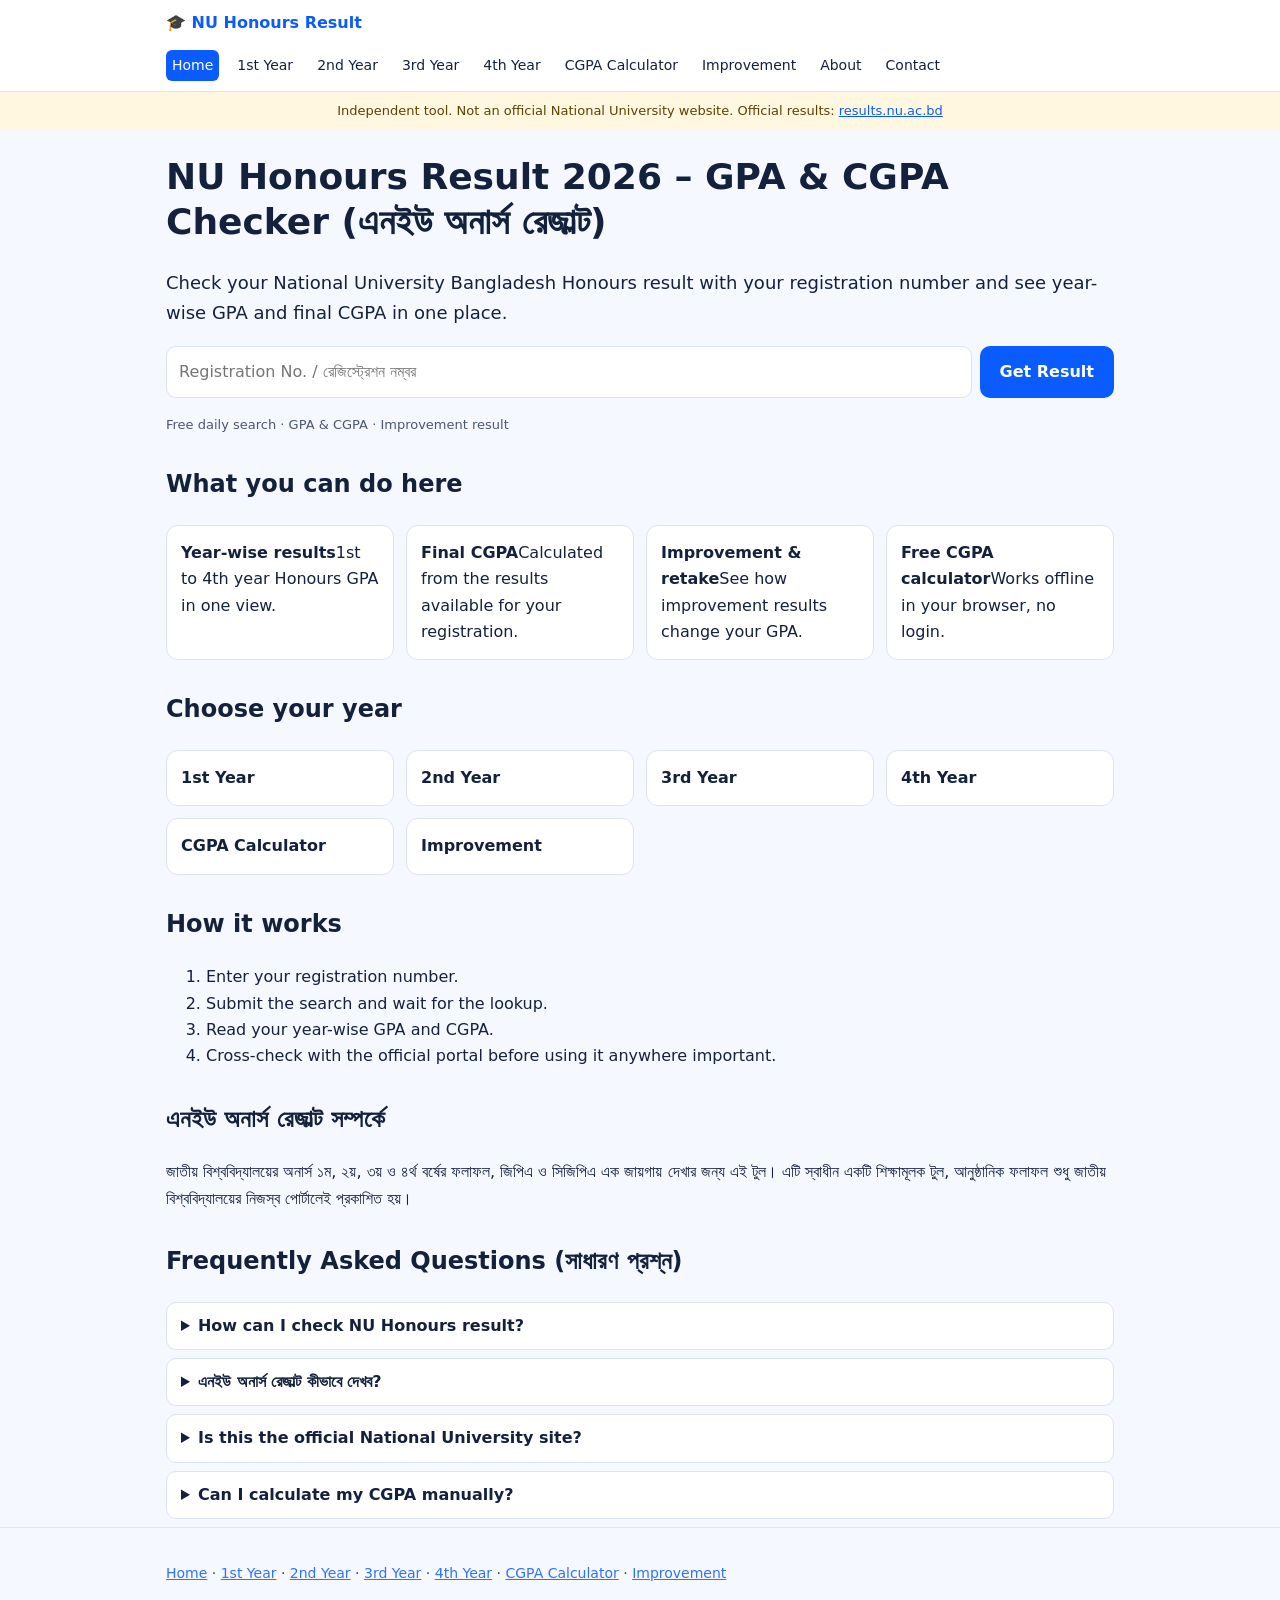
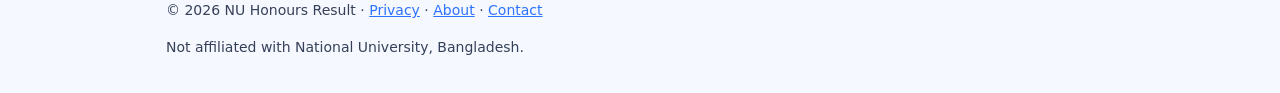
<file: index.html>
<!doctype html><html lang="en"><head><meta charset="utf-8"><meta name="viewport" content="width=device-width,initial-scale=1">
<title>NU Honours Result 2026 – Check GPA & CGPA Online | এনইউ অনার্স রেজাল্ট</title><meta name="description" content="Check NU Honours result by registration number. 1st, 2nd, 3rd, 4th year GPA, final CGPA, improvement result and a free CGPA calculator. এনইউ অনার্স রেজাল্ট ২০২৬।"><link rel="canonical" href="https://im-mohid.github.io/nu-result-home/">
<meta name="robots" content="index,follow,max-image-preview:large,max-snippet:-1">
<meta property="og:type" content="website"><meta property="og:title" content="NU Honours Result 2026 – Check GPA & CGPA Online | এনইউ অনার্স রেজাল্ট"><meta property="og:description" content="Check NU Honours result by registration number. 1st, 2nd, 3rd, 4th year GPA, final CGPA, improvement result and a free CGPA calculator. এনইউ অনার্স রেজাল্ট ২০২৬।"><meta property="og:url" content="https://im-mohid.github.io/nu-result-home/"><meta property="og:locale" content="en_BD"><meta name="author" content="Md Al Mohid"><meta property="og:site_name" content="NU Honours Result"><meta property="og:locale:alternate" content="bn_BD"><meta property="og:image" content="https://im-mohid.github.io/nu-result-home/og-image.png"><meta property="og:image:width" content="1200"><meta property="og:image:height" content="630"><meta property="og:image:alt" content="NU Honours Result – GPA and CGPA checker"><meta name="twitter:card" content="summary_large_image"><meta name="twitter:title" content="NU Honours Result 2026 – Check GPA & CGPA Online | এনইউ অনার্স রেজাল্ট"><meta name="twitter:description" content="Check NU Honours result by registration number. 1st, 2nd, 3rd, 4th year GPA, final CGPA, improvement result and a free CGPA calculator. এনইউ অনার্স রেজাল্ট ২০২৬।"><meta name="twitter:image" content="https://im-mohid.github.io/nu-result-home/og-image.png"><link rel="alternate" hreflang="en" href="https://im-mohid.github.io/nu-result-home/"><link rel="alternate" hreflang="bn" href="https://im-mohid.github.io/nu-result-home/"><link rel="alternate" hreflang="x-default" href="https://im-mohid.github.io/nu-result-home/">
<meta name="theme-color" content="#0b5cff"><link rel="icon" href="favicon.svg" type="image/svg+xml"><link rel="apple-touch-icon" href="apple-touch-icon.png"><link rel="manifest" href="site.webmanifest"><link rel="preconnect" href="https://consolidated-result.onrender.com" crossorigin><link rel="stylesheet" href="style.css">
<meta name="google-site-verification" content="S2JxSJBCXDekN-kPKsBKO61BUH4JLCfn6-IgjxNMipg" />
<script type="application/ld+json">{"@context":"https://schema.org","@graph":[{"@type":"Organization","@id":"https://im-mohid.github.io/nu-result-home/#org","name":"NU Honours Result","url":"https://im-mohid.github.io/nu-result-home/","logo":{"@type":"ImageObject","url":"https://im-mohid.github.io/nu-result-home/apple-touch-icon.png","width":180,"height":180},"founder":{"@type":"Person","name":"Md Al Mohid"}},{"@type":"WebSite","@id":"https://im-mohid.github.io/nu-result-home/#site","url":"https://im-mohid.github.io/nu-result-home/","name":"NU Honours Result","alternateName":"এনইউ অনার্স রেজাল্ট","inLanguage":["en","bn"],"publisher":{"@id":"https://im-mohid.github.io/nu-result-home/#org"}},{"@type":"WebPage","@id":"https://im-mohid.github.io/nu-result-home/#page","url":"https://im-mohid.github.io/nu-result-home/","name":"NU Honours Result 2026 – Check GPA & CGPA Online | এনইউ অনার্স রেজাল্ট","description":"Check NU Honours result by registration number. 1st, 2nd, 3rd, 4th year GPA, final CGPA, improvement result and a free CGPA calculator. এনইউ অনার্স রেজাল্ট ২০২৬।","inLanguage":"en","isPartOf":{"@id":"https://im-mohid.github.io/nu-result-home/#site"},"primaryImageOfPage":{"@type":"ImageObject","url":"https://im-mohid.github.io/nu-result-home/og-image.png","width":1200,"height":630},"dateModified":"2026-11-26","breadcrumb":{"@id":"https://im-mohid.github.io/nu-result-home/#bc"}},{"@type":"BreadcrumbList","@id":"https://im-mohid.github.io/nu-result-home/#bc","itemListElement":[{"@type":"ListItem","position":1,"name":"Home","item":"https://im-mohid.github.io/nu-result-home/"}]},{"@type":"FAQPage","mainEntity":[{"@type":"Question","name":"How can I check NU Honours result?","acceptedAnswer":{"@type":"Answer","text":"Enter your National University registration number in the search box above and submit. The tool reads the results available for your registration and shows year-wise GPA and CGPA where data exists."}},{"@type":"Question","name":"এনইউ অনার্স রেজাল্ট কীভাবে দেখব?","acceptedAnswer":{"@type":"Answer","text":"উপরের বক্সে আপনার রেজিস্ট্রেশন নম্বর লিখে Get Result চাপুন। আপনার জন্য প্রকাশিত ফলাফল থাকলে বর্ষভিত্তিক GPA ও CGPA দেখাবে।"}},{"@type":"Question","name":"Is this the official National University site?","acceptedAnswer":{"@type":"Answer","text":"No. This is an independent educational tool. Official publication is always on the National University result portal."}},{"@type":"Question","name":"Can I calculate my CGPA manually?","acceptedAnswer":{"@type":"Answer","text":"Yes. Use the free NU CGPA calculator page: enter marks or grade points with credits per course and it gives GPA instantly in your browser."}}],"inLanguage":["en","bn"]}]}</script></head><body><a class="skip" href="#main">Skip to content</a>
<header><div class="w bar"><a class="logo" href="./">🎓 NU Honours Result</a><nav aria-label="Main"><a href="./" aria-current=page>Home</a><a href="honours-1st-year-result.html">1st Year</a><a href="honours-2nd-year-result.html">2nd Year</a><a href="honours-3rd-year-result.html">3rd Year</a><a href="honours-4th-year-result.html">4th Year</a><a href="nu-cgpa-calculator.html">CGPA Calculator</a><a href="nu-improvement-result.html">Improvement</a><a href="about.html">About</a><a href="contact.html">Contact</a></nav></div></header>
<div class="note">Independent tool. Not an official National University website. Official results: <a href="https://results.nu.ac.bd/" rel="noopener nofollow" target="_blank">results.nu.ac.bd</a></div>
<main class="w" id="main"><h1>NU Honours Result 2026 – GPA &amp; CGPA Checker (এনইউ অনার্স রেজাল্ট)</h1><p class="lead">Check your National University Bangladesh Honours result with your registration number and see year-wise GPA and final CGPA in one place.</p><form class="sf" action="https://consolidated-result.onrender.com/" method="get"><input name="reg" inputmode="numeric" pattern="[0-9]{5,11}" minlength="5" maxlength="11" placeholder="Registration No. / রেজিস্ট্রেশন নম্বর" aria-label="Registration number" required><button class="btn" type="submit">Get Result</button></form><p class="hint">Free daily search · GPA &amp; CGPA · Improvement result</p><section><h2>What you can do here</h2><div class="grid"><div class="card"><b>Year-wise results</b>1st to 4th year Honours GPA in one view.</div><div class="card"><b>Final CGPA</b>Calculated from the results available for your registration.</div><div class="card"><b>Improvement &amp; retake</b>See how improvement results change your GPA.</div><div class="card"><b>Free CGPA calculator</b>Works offline in your browser, no login.</div></div></section><section><h2>Choose your year</h2><div class="grid"><a class="card" href="honours-1st-year-result.html"><b>1st Year</b></a><a class="card" href="honours-2nd-year-result.html"><b>2nd Year</b></a><a class="card" href="honours-3rd-year-result.html"><b>3rd Year</b></a><a class="card" href="honours-4th-year-result.html"><b>4th Year</b></a><a class="card" href="nu-cgpa-calculator.html"><b>CGPA Calculator</b></a><a class="card" href="nu-improvement-result.html"><b>Improvement</b></a></div></section><section><h2>How it works</h2><ol><li>Enter your registration number.</li><li>Submit the search and wait for the lookup.</li><li>Read your year-wise GPA and CGPA.</li><li>Cross-check with the official portal before using it anywhere important.</li></ol></section><section><h2>এনইউ অনার্স রেজাল্ট সম্পর্কে</h2><p>জাতীয় বিশ্ববিদ্যালয়ের অনার্স ১ম, ২য়, ৩য় ও ৪র্থ বর্ষের ফলাফল, জিপিএ ও সিজিপিএ এক জায়গায় দেখার জন্য এই টুল। এটি স্বাধীন একটি শিক্ষামূলক টুল, আনুষ্ঠানিক ফলাফল শুধু জাতীয় বিশ্ববিদ্যালয়ের নিজস্ব পোর্টালেই প্রকাশিত হয়।</p></section><section><h2>Frequently Asked Questions (সাধারণ প্রশ্ন)</h2><details><summary>How can I check NU Honours result?</summary><p>Enter your National University registration number in the search box above and submit. The tool reads the results available for your registration and shows year-wise GPA and CGPA where data exists.</p></details><details><summary>এনইউ অনার্স রেজাল্ট কীভাবে দেখব?</summary><p>উপরের বক্সে আপনার রেজিস্ট্রেশন নম্বর লিখে Get Result চাপুন। আপনার জন্য প্রকাশিত ফলাফল থাকলে বর্ষভিত্তিক GPA ও CGPA দেখাবে।</p></details><details><summary>Is this the official National University site?</summary><p>No. This is an independent educational tool. Official publication is always on the National University result portal.</p></details><details><summary>Can I calculate my CGPA manually?</summary><p>Yes. Use the free NU CGPA calculator page: enter marks or grade points with credits per course and it gives GPA instantly in your browser.</p></details></section></main>
<footer><div class="w"><p><a href="./">Home</a> · <a href="honours-1st-year-result.html">1st Year</a> · <a href="honours-2nd-year-result.html">2nd Year</a> · <a href="honours-3rd-year-result.html">3rd Year</a> · <a href="honours-4th-year-result.html">4th Year</a> · <a href="nu-cgpa-calculator.html">CGPA Calculator</a> · <a href="nu-improvement-result.html">Improvement</a></p><p>© 2026 NU Honours Result · <a href="privacy.html">Privacy</a> · <a href="about.html">About</a> · <a href="contact.html">Contact</a></p><p>Not affiliated with National University, Bangladesh.</p></div></footer></body></html>
</file>
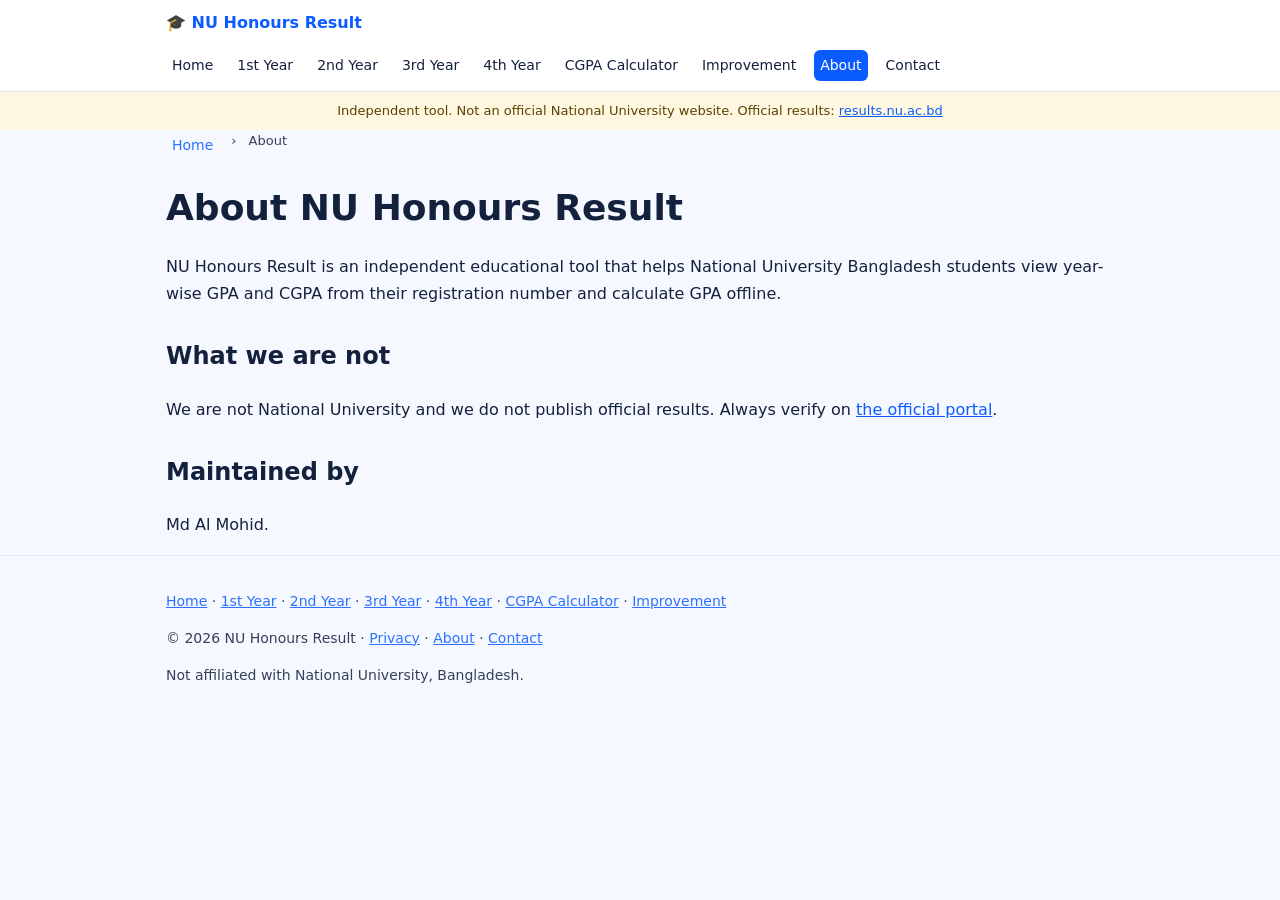
<file: about.html>
<!doctype html><html lang="en"><head><meta charset="utf-8"><meta name="viewport" content="width=device-width,initial-scale=1">
<title>About NU Honours Result | Independent Result Tool</title><meta name="description" content="About this independent NU Honours result and CGPA tool for National University Bangladesh students."><link rel="canonical" href="https://im-mohid.github.io/nu-result-home/about.html">
<meta name="robots" content="index,follow,max-image-preview:large,max-snippet:-1">
<meta property="og:type" content="website"><meta property="og:title" content="About NU Honours Result | Independent Result Tool"><meta property="og:description" content="About this independent NU Honours result and CGPA tool for National University Bangladesh students."><meta property="og:url" content="https://im-mohid.github.io/nu-result-home/about.html"><meta property="og:locale" content="en_BD"><meta name="author" content="Md Al Mohid"><meta property="og:site_name" content="NU Honours Result"><meta property="og:locale:alternate" content="bn_BD"><meta property="og:image" content="https://im-mohid.github.io/nu-result-home/og-image.png"><meta property="og:image:width" content="1200"><meta property="og:image:height" content="630"><meta property="og:image:alt" content="NU Honours Result – GPA and CGPA checker"><meta name="twitter:card" content="summary_large_image"><meta name="twitter:title" content="About NU Honours Result | Independent Result Tool"><meta name="twitter:description" content="About this independent NU Honours result and CGPA tool for National University Bangladesh students."><meta name="twitter:image" content="https://im-mohid.github.io/nu-result-home/og-image.png"><link rel="alternate" hreflang="en" href="https://im-mohid.github.io/nu-result-home/about.html"><link rel="alternate" hreflang="bn" href="https://im-mohid.github.io/nu-result-home/about.html"><link rel="alternate" hreflang="x-default" href="https://im-mohid.github.io/nu-result-home/about.html">
<meta name="theme-color" content="#0b5cff"><link rel="icon" href="favicon.svg" type="image/svg+xml"><link rel="apple-touch-icon" href="apple-touch-icon.png"><link rel="manifest" href="site.webmanifest"><link rel="preconnect" href="https://consolidated-result.onrender.com" crossorigin><link rel="stylesheet" href="style.css">
<meta name="google-site-verification" content="S2JxSJBCXDekN-kPKsBKO61BUH4JLCfn6-IgjxNMipg" />
<script type="application/ld+json">{"@context":"https://schema.org","@graph":[{"@type":"Organization","@id":"https://im-mohid.github.io/nu-result-home/#org","name":"NU Honours Result","url":"https://im-mohid.github.io/nu-result-home/","logo":{"@type":"ImageObject","url":"https://im-mohid.github.io/nu-result-home/apple-touch-icon.png","width":180,"height":180},"founder":{"@type":"Person","name":"Md Al Mohid"}},{"@type":"WebSite","@id":"https://im-mohid.github.io/nu-result-home/#site","url":"https://im-mohid.github.io/nu-result-home/","name":"NU Honours Result","alternateName":"এনইউ অনার্স রেজাল্ট","inLanguage":["en","bn"],"publisher":{"@id":"https://im-mohid.github.io/nu-result-home/#org"}},{"@type":"AboutPage","@id":"https://im-mohid.github.io/nu-result-home/about.html#page","url":"https://im-mohid.github.io/nu-result-home/about.html","name":"About NU Honours Result | Independent Result Tool","description":"About this independent NU Honours result and CGPA tool for National University Bangladesh students.","inLanguage":"en","isPartOf":{"@id":"https://im-mohid.github.io/nu-result-home/#site"},"primaryImageOfPage":{"@type":"ImageObject","url":"https://im-mohid.github.io/nu-result-home/og-image.png","width":1200,"height":630},"dateModified":"2026-11-26","breadcrumb":{"@id":"https://im-mohid.github.io/nu-result-home/about.html#bc"}},{"@type":"BreadcrumbList","@id":"https://im-mohid.github.io/nu-result-home/about.html#bc","itemListElement":[{"@type":"ListItem","position":1,"name":"Home","item":"https://im-mohid.github.io/nu-result-home/"},{"@type":"ListItem","position":2,"name":"About","item":"https://im-mohid.github.io/nu-result-home/about.html"}]}]}</script></head><body><a class="skip" href="#main">Skip to content</a>
<header><div class="w bar"><a class="logo" href="./">🎓 NU Honours Result</a><nav aria-label="Main"><a href="./">Home</a><a href="honours-1st-year-result.html">1st Year</a><a href="honours-2nd-year-result.html">2nd Year</a><a href="honours-3rd-year-result.html">3rd Year</a><a href="honours-4th-year-result.html">4th Year</a><a href="nu-cgpa-calculator.html">CGPA Calculator</a><a href="nu-improvement-result.html">Improvement</a><a href="about.html" aria-current=page>About</a><a href="contact.html">Contact</a></nav></div></header>
<div class="note">Independent tool. Not an official National University website. Official results: <a href="https://results.nu.ac.bd/" rel="noopener nofollow" target="_blank">results.nu.ac.bd</a></div>
<main class="w" id="main"><nav class="bc" aria-label="Breadcrumb"><a href="./">Home</a> › <span>About</span></nav><h1>About NU Honours Result</h1><p>NU Honours Result is an independent educational tool that helps National University Bangladesh students view year-wise GPA and CGPA from their registration number and calculate GPA offline.</p><h2>What we are not</h2><p>We are not National University and we do not publish official results. Always verify on <a href="https://results.nu.ac.bd/" rel="noopener nofollow">the official portal</a>.</p><h2>Maintained by</h2><p>Md Al Mohid.</p></main>
<footer><div class="w"><p><a href="./">Home</a> · <a href="honours-1st-year-result.html">1st Year</a> · <a href="honours-2nd-year-result.html">2nd Year</a> · <a href="honours-3rd-year-result.html">3rd Year</a> · <a href="honours-4th-year-result.html">4th Year</a> · <a href="nu-cgpa-calculator.html">CGPA Calculator</a> · <a href="nu-improvement-result.html">Improvement</a></p><p>© 2026 NU Honours Result · <a href="privacy.html">Privacy</a> · <a href="about.html">About</a> · <a href="contact.html">Contact</a></p><p>Not affiliated with National University, Bangladesh.</p></div></footer></body></html>
</file>
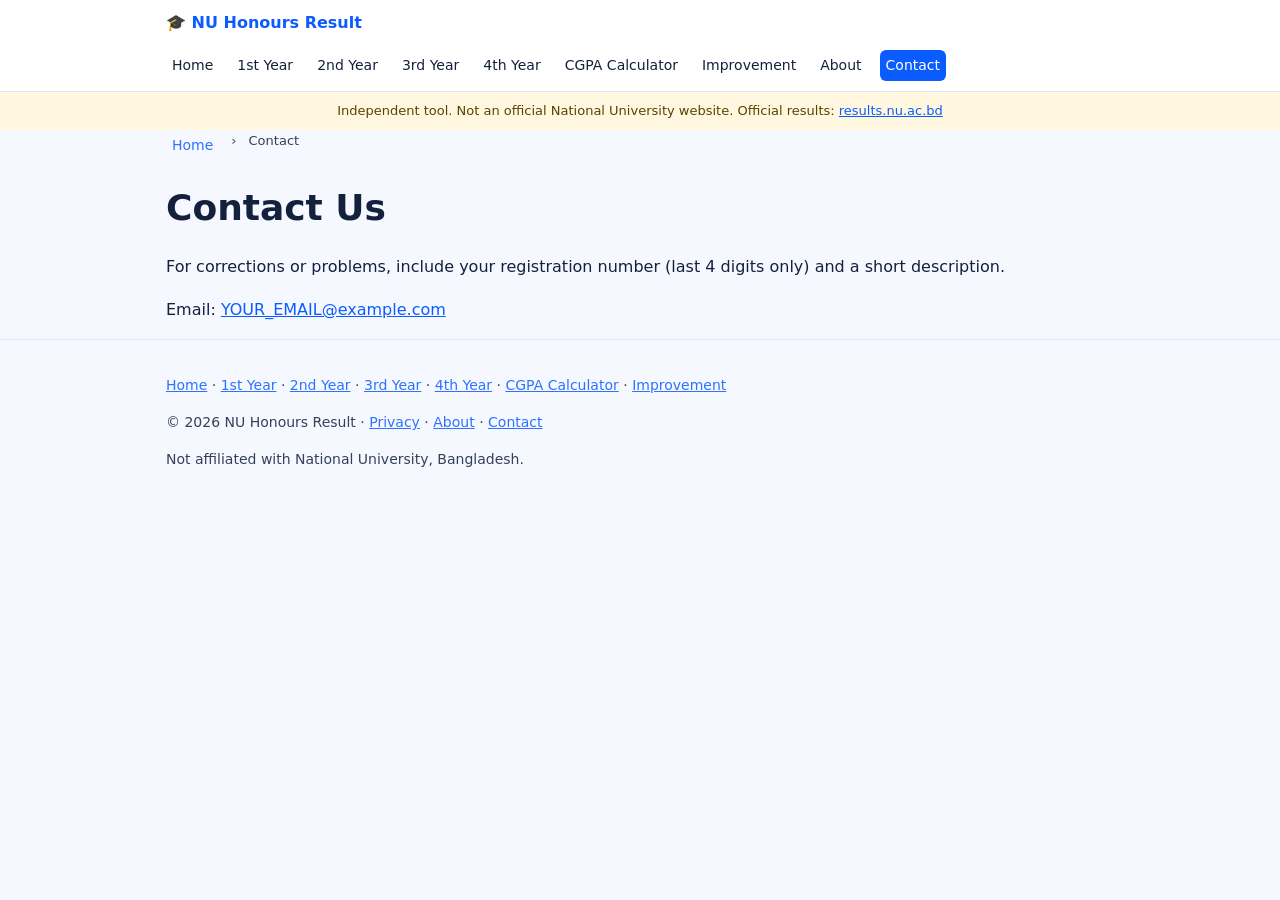
<file: contact.html>
<!doctype html><html lang="en"><head><meta charset="utf-8"><meta name="viewport" content="width=device-width,initial-scale=1">
<title>Contact NU Honours Result</title><meta name="description" content="Contact NU Honours Result for corrections, feedback or problems with the result tool."><link rel="canonical" href="https://im-mohid.github.io/nu-result-home/contact.html">
<meta name="robots" content="index,follow,max-image-preview:large,max-snippet:-1">
<meta property="og:type" content="website"><meta property="og:title" content="Contact NU Honours Result"><meta property="og:description" content="Contact NU Honours Result for corrections, feedback or problems with the result tool."><meta property="og:url" content="https://im-mohid.github.io/nu-result-home/contact.html"><meta property="og:locale" content="en_BD"><meta name="author" content="Md Al Mohid"><meta property="og:site_name" content="NU Honours Result"><meta property="og:locale:alternate" content="bn_BD"><meta property="og:image" content="https://im-mohid.github.io/nu-result-home/og-image.png"><meta property="og:image:width" content="1200"><meta property="og:image:height" content="630"><meta property="og:image:alt" content="NU Honours Result – GPA and CGPA checker"><meta name="twitter:card" content="summary_large_image"><meta name="twitter:title" content="Contact NU Honours Result"><meta name="twitter:description" content="Contact NU Honours Result for corrections, feedback or problems with the result tool."><meta name="twitter:image" content="https://im-mohid.github.io/nu-result-home/og-image.png"><link rel="alternate" hreflang="en" href="https://im-mohid.github.io/nu-result-home/contact.html"><link rel="alternate" hreflang="bn" href="https://im-mohid.github.io/nu-result-home/contact.html"><link rel="alternate" hreflang="x-default" href="https://im-mohid.github.io/nu-result-home/contact.html">
<meta name="theme-color" content="#0b5cff"><link rel="icon" href="favicon.svg" type="image/svg+xml"><link rel="apple-touch-icon" href="apple-touch-icon.png"><link rel="manifest" href="site.webmanifest"><link rel="preconnect" href="https://consolidated-result.onrender.com" crossorigin><link rel="stylesheet" href="style.css">
<meta name="google-site-verification" content="S2JxSJBCXDekN-kPKsBKO61BUH4JLCfn6-IgjxNMipg" />
<script type="application/ld+json">{"@context":"https://schema.org","@graph":[{"@type":"Organization","@id":"https://im-mohid.github.io/nu-result-home/#org","name":"NU Honours Result","url":"https://im-mohid.github.io/nu-result-home/","logo":{"@type":"ImageObject","url":"https://im-mohid.github.io/nu-result-home/apple-touch-icon.png","width":180,"height":180},"founder":{"@type":"Person","name":"Md Al Mohid"}},{"@type":"WebSite","@id":"https://im-mohid.github.io/nu-result-home/#site","url":"https://im-mohid.github.io/nu-result-home/","name":"NU Honours Result","alternateName":"এনইউ অনার্স রেজাল্ট","inLanguage":["en","bn"],"publisher":{"@id":"https://im-mohid.github.io/nu-result-home/#org"}},{"@type":"ContactPage","@id":"https://im-mohid.github.io/nu-result-home/contact.html#page","url":"https://im-mohid.github.io/nu-result-home/contact.html","name":"Contact NU Honours Result","description":"Contact NU Honours Result for corrections, feedback or problems with the result tool.","inLanguage":"en","isPartOf":{"@id":"https://im-mohid.github.io/nu-result-home/#site"},"primaryImageOfPage":{"@type":"ImageObject","url":"https://im-mohid.github.io/nu-result-home/og-image.png","width":1200,"height":630},"dateModified":"2026-11-26","breadcrumb":{"@id":"https://im-mohid.github.io/nu-result-home/contact.html#bc"}},{"@type":"BreadcrumbList","@id":"https://im-mohid.github.io/nu-result-home/contact.html#bc","itemListElement":[{"@type":"ListItem","position":1,"name":"Home","item":"https://im-mohid.github.io/nu-result-home/"},{"@type":"ListItem","position":2,"name":"Contact","item":"https://im-mohid.github.io/nu-result-home/contact.html"}]}]}</script></head><body><a class="skip" href="#main">Skip to content</a>
<header><div class="w bar"><a class="logo" href="./">🎓 NU Honours Result</a><nav aria-label="Main"><a href="./">Home</a><a href="honours-1st-year-result.html">1st Year</a><a href="honours-2nd-year-result.html">2nd Year</a><a href="honours-3rd-year-result.html">3rd Year</a><a href="honours-4th-year-result.html">4th Year</a><a href="nu-cgpa-calculator.html">CGPA Calculator</a><a href="nu-improvement-result.html">Improvement</a><a href="about.html">About</a><a href="contact.html" aria-current=page>Contact</a></nav></div></header>
<div class="note">Independent tool. Not an official National University website. Official results: <a href="https://results.nu.ac.bd/" rel="noopener nofollow" target="_blank">results.nu.ac.bd</a></div>
<main class="w" id="main"><nav class="bc" aria-label="Breadcrumb"><a href="./">Home</a> › <span>Contact</span></nav><h1>Contact Us</h1><p>For corrections or problems, include your registration number (last 4 digits only) and a short description.</p><p>Email: <a href="mailto:YOUR_EMAIL@example.com">YOUR_EMAIL@example.com</a></p></main>
<footer><div class="w"><p><a href="./">Home</a> · <a href="honours-1st-year-result.html">1st Year</a> · <a href="honours-2nd-year-result.html">2nd Year</a> · <a href="honours-3rd-year-result.html">3rd Year</a> · <a href="honours-4th-year-result.html">4th Year</a> · <a href="nu-cgpa-calculator.html">CGPA Calculator</a> · <a href="nu-improvement-result.html">Improvement</a></p><p>© 2026 NU Honours Result · <a href="privacy.html">Privacy</a> · <a href="about.html">About</a> · <a href="contact.html">Contact</a></p><p>Not affiliated with National University, Bangladesh.</p></div></footer></body></html>
</file>
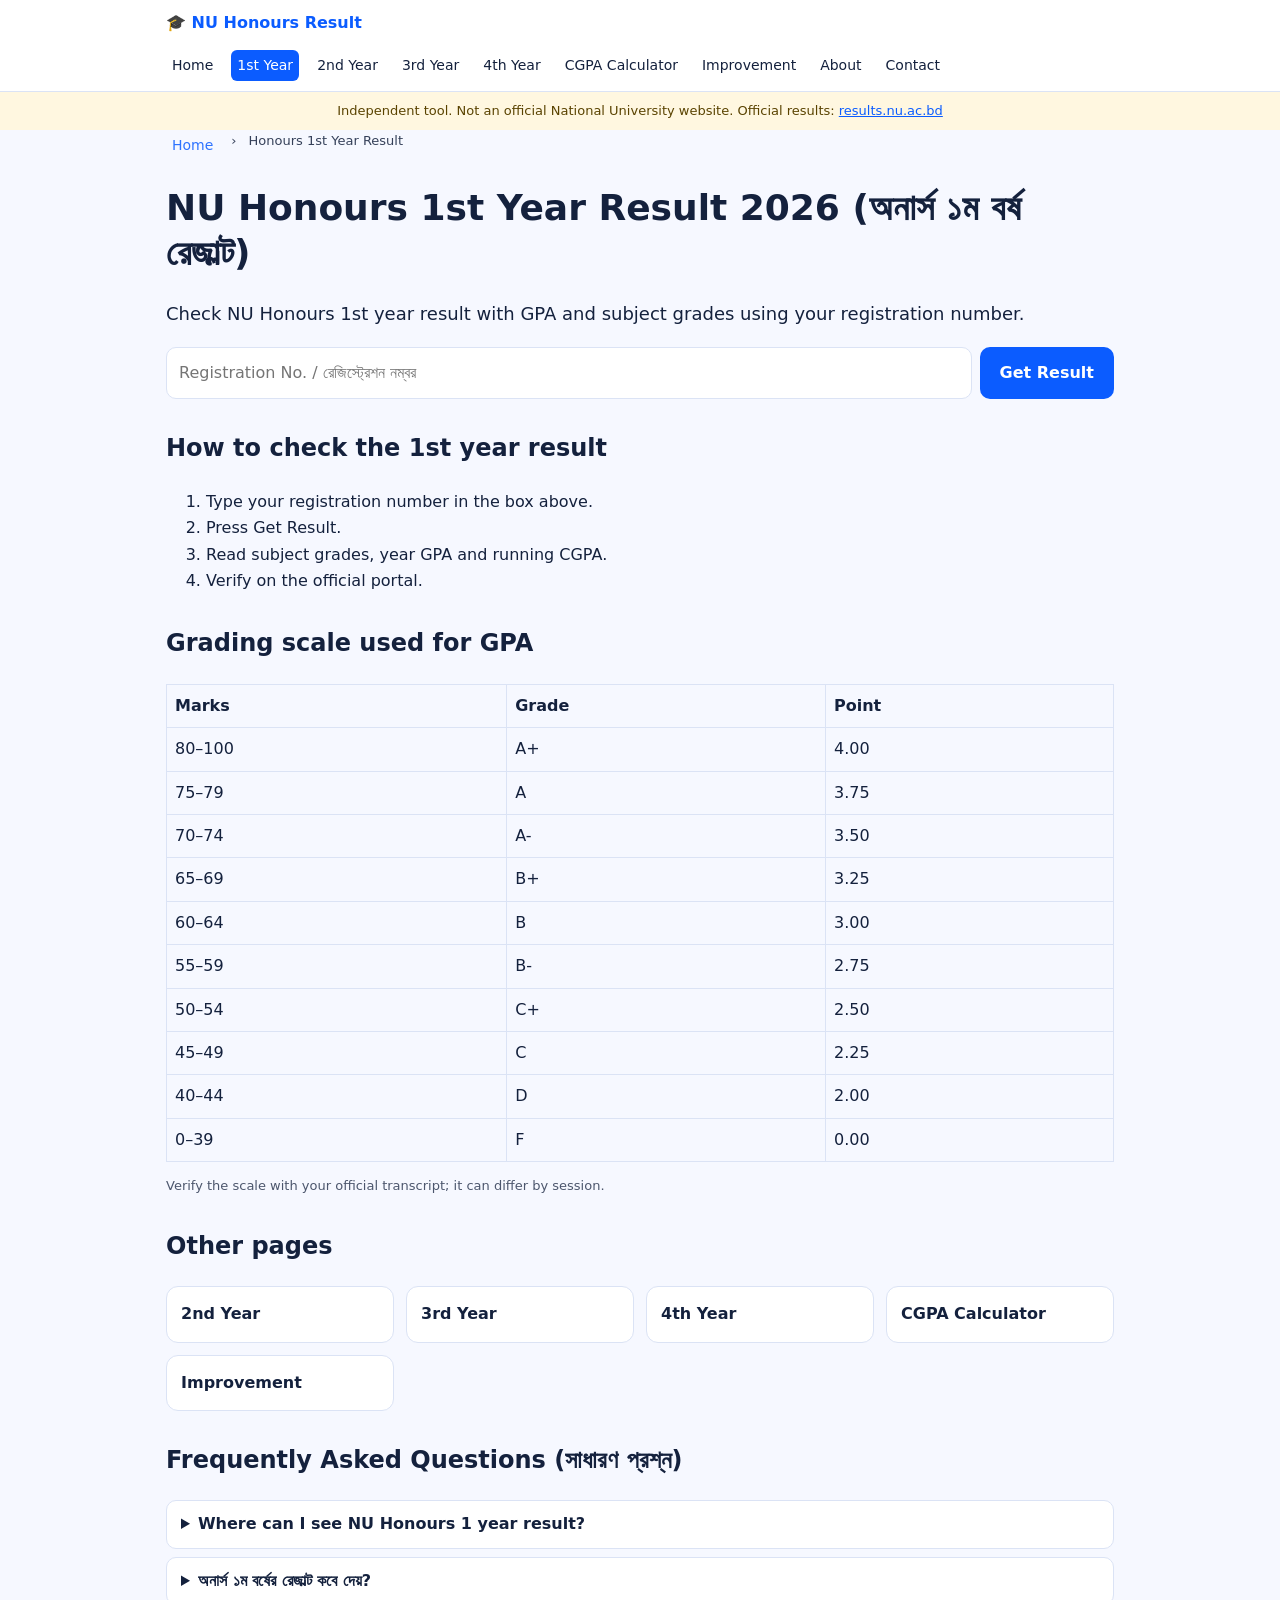
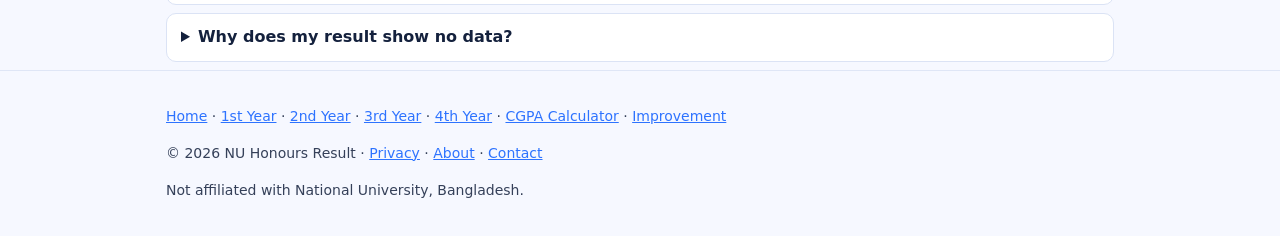
<file: honours-1st-year-result.html>
<!doctype html><html lang="en"><head><meta charset="utf-8"><meta name="viewport" content="width=device-width,initial-scale=1">
<title>NU Honours 1st Year Result 2026 – GPA Check | অনার্স ১ম বর্ষ রেজাল্ট</title><meta name="description" content="Check NU Honours 1st year result 2026 by registration number with GPA and CGPA. অনার্স ১ম বর্ষের ফলাফল ও জিপিএ দেখুন।"><link rel="canonical" href="https://im-mohid.github.io/nu-result-home/honours-1st-year-result.html">
<meta name="robots" content="index,follow,max-image-preview:large,max-snippet:-1">
<meta property="og:type" content="website"><meta property="og:title" content="NU Honours 1st Year Result 2026 – GPA Check | অনার্স ১ম বর্ষ রেজাল্ট"><meta property="og:description" content="Check NU Honours 1st year result 2026 by registration number with GPA and CGPA. অনার্স ১ম বর্ষের ফলাফল ও জিপিএ দেখুন।"><meta property="og:url" content="https://im-mohid.github.io/nu-result-home/honours-1st-year-result.html"><meta property="og:locale" content="en_BD"><meta name="author" content="Md Al Mohid"><meta property="og:site_name" content="NU Honours Result"><meta property="og:locale:alternate" content="bn_BD"><meta property="og:image" content="https://im-mohid.github.io/nu-result-home/og-image.png"><meta property="og:image:width" content="1200"><meta property="og:image:height" content="630"><meta property="og:image:alt" content="NU Honours Result – GPA and CGPA checker"><meta name="twitter:card" content="summary_large_image"><meta name="twitter:title" content="NU Honours 1st Year Result 2026 – GPA Check | অনার্স ১ম বর্ষ রেজাল্ট"><meta name="twitter:description" content="Check NU Honours 1st year result 2026 by registration number with GPA and CGPA. অনার্স ১ম বর্ষের ফলাফল ও জিপিএ দেখুন।"><meta name="twitter:image" content="https://im-mohid.github.io/nu-result-home/og-image.png"><link rel="alternate" hreflang="en" href="https://im-mohid.github.io/nu-result-home/honours-1st-year-result.html"><link rel="alternate" hreflang="bn" href="https://im-mohid.github.io/nu-result-home/honours-1st-year-result.html"><link rel="alternate" hreflang="x-default" href="https://im-mohid.github.io/nu-result-home/honours-1st-year-result.html">
<meta name="theme-color" content="#0b5cff"><link rel="icon" href="favicon.svg" type="image/svg+xml"><link rel="apple-touch-icon" href="apple-touch-icon.png"><link rel="manifest" href="site.webmanifest"><link rel="preconnect" href="https://consolidated-result.onrender.com" crossorigin><link rel="stylesheet" href="style.css">
<meta name="google-site-verification" content="S2JxSJBCXDekN-kPKsBKO61BUH4JLCfn6-IgjxNMipg" />
<script type="application/ld+json">{"@context":"https://schema.org","@graph":[{"@type":"Organization","@id":"https://im-mohid.github.io/nu-result-home/#org","name":"NU Honours Result","url":"https://im-mohid.github.io/nu-result-home/","logo":{"@type":"ImageObject","url":"https://im-mohid.github.io/nu-result-home/apple-touch-icon.png","width":180,"height":180},"founder":{"@type":"Person","name":"Md Al Mohid"}},{"@type":"WebSite","@id":"https://im-mohid.github.io/nu-result-home/#site","url":"https://im-mohid.github.io/nu-result-home/","name":"NU Honours Result","alternateName":"এনইউ অনার্স রেজাল্ট","inLanguage":["en","bn"],"publisher":{"@id":"https://im-mohid.github.io/nu-result-home/#org"}},{"@type":"WebPage","@id":"https://im-mohid.github.io/nu-result-home/honours-1st-year-result.html#page","url":"https://im-mohid.github.io/nu-result-home/honours-1st-year-result.html","name":"NU Honours 1st Year Result 2026 – GPA Check | অনার্স ১ম বর্ষ রেজাল্ট","description":"Check NU Honours 1st year result 2026 by registration number with GPA and CGPA. অনার্স ১ম বর্ষের ফলাফল ও জিপিএ দেখুন।","inLanguage":"en","isPartOf":{"@id":"https://im-mohid.github.io/nu-result-home/#site"},"primaryImageOfPage":{"@type":"ImageObject","url":"https://im-mohid.github.io/nu-result-home/og-image.png","width":1200,"height":630},"dateModified":"2026-11-26","breadcrumb":{"@id":"https://im-mohid.github.io/nu-result-home/honours-1st-year-result.html#bc"}},{"@type":"BreadcrumbList","@id":"https://im-mohid.github.io/nu-result-home/honours-1st-year-result.html#bc","itemListElement":[{"@type":"ListItem","position":1,"name":"Home","item":"https://im-mohid.github.io/nu-result-home/"},{"@type":"ListItem","position":2,"name":"Honours 1st Year Result","item":"https://im-mohid.github.io/nu-result-home/honours-1st-year-result.html"}]},{"@type":"FAQPage","mainEntity":[{"@type":"Question","name":"Where can I see NU Honours 1 year result?","acceptedAnswer":{"@type":"Answer","text":"Search with your registration number on this site to see available 1 year GPA, and cross-check on the official National University portal."}},{"@type":"Question","name":"অনার্স ১ম বর্ষের রেজাল্ট কবে দেয়?","acceptedAnswer":{"@type":"Answer","text":"পরীক্ষার পর জাতীয় বিশ্ববিদ্যালয় ফল প্রকাশের তারিখ জানায়। প্রকাশের পর রেজিস্ট্রেশন নম্বর দিয়ে এখানে সার্চ করতে পারবেন।"}},{"@type":"Question","name":"Why does my result show no data?","acceptedAnswer":{"@type":"Answer","text":"Results appear only after National University publishes them for your session. Check the registration number and try again later."}}],"inLanguage":["en","bn"]}]}</script></head><body><a class="skip" href="#main">Skip to content</a>
<header><div class="w bar"><a class="logo" href="./">🎓 NU Honours Result</a><nav aria-label="Main"><a href="./">Home</a><a href="honours-1st-year-result.html" aria-current=page>1st Year</a><a href="honours-2nd-year-result.html">2nd Year</a><a href="honours-3rd-year-result.html">3rd Year</a><a href="honours-4th-year-result.html">4th Year</a><a href="nu-cgpa-calculator.html">CGPA Calculator</a><a href="nu-improvement-result.html">Improvement</a><a href="about.html">About</a><a href="contact.html">Contact</a></nav></div></header>
<div class="note">Independent tool. Not an official National University website. Official results: <a href="https://results.nu.ac.bd/" rel="noopener nofollow" target="_blank">results.nu.ac.bd</a></div>
<main class="w" id="main"><nav class="bc" aria-label="Breadcrumb"><a href="./">Home</a> › <span>Honours 1st Year Result</span></nav><h1>NU Honours 1st Year Result 2026 (অনার্স ১ম বর্ষ রেজাল্ট)</h1><p class="lead">Check NU Honours 1st year result with GPA and subject grades using your registration number.</p><form class="sf" action="https://consolidated-result.onrender.com/" method="get"><input name="reg" inputmode="numeric" pattern="[0-9]{5,11}" minlength="5" maxlength="11" placeholder="Registration No. / রেজিস্ট্রেশন নম্বর" aria-label="Registration number" required><button class="btn" type="submit">Get Result</button></form><section><h2>How to check the 1st year result</h2><ol><li>Type your registration number in the box above.</li><li>Press Get Result.</li><li>Read subject grades, year GPA and running CGPA.</li><li>Verify on the official portal.</li></ol></section><section><h2>Grading scale used for GPA</h2><div class="tw"><table><tr><th>Marks</th><th>Grade</th><th>Point</th></tr><tr><td>80–100</td><td>A+</td><td>4.00</td></tr><tr><td>75–79</td><td>A</td><td>3.75</td></tr><tr><td>70–74</td><td>A-</td><td>3.50</td></tr><tr><td>65–69</td><td>B+</td><td>3.25</td></tr><tr><td>60–64</td><td>B</td><td>3.00</td></tr><tr><td>55–59</td><td>B-</td><td>2.75</td></tr><tr><td>50–54</td><td>C+</td><td>2.50</td></tr><tr><td>45–49</td><td>C</td><td>2.25</td></tr><tr><td>40–44</td><td>D</td><td>2.00</td></tr><tr><td>0–39</td><td>F</td><td>0.00</td></tr></table></div><p class="m">Verify the scale with your official transcript; it can differ by session.</p></section><section><h2>Other pages</h2><div class="grid"><a class="card" href="honours-2nd-year-result.html"><b>2nd Year</b></a><a class="card" href="honours-3rd-year-result.html"><b>3rd Year</b></a><a class="card" href="honours-4th-year-result.html"><b>4th Year</b></a><a class="card" href="nu-cgpa-calculator.html"><b>CGPA Calculator</b></a><a class="card" href="nu-improvement-result.html"><b>Improvement</b></a></div></section><section><h2>Frequently Asked Questions (সাধারণ প্রশ্ন)</h2><details><summary>Where can I see NU Honours 1 year result?</summary><p>Search with your registration number on this site to see available 1 year GPA, and cross-check on the official National University portal.</p></details><details><summary>অনার্স ১ম বর্ষের রেজাল্ট কবে দেয়?</summary><p>পরীক্ষার পর জাতীয় বিশ্ববিদ্যালয় ফল প্রকাশের তারিখ জানায়। প্রকাশের পর রেজিস্ট্রেশন নম্বর দিয়ে এখানে সার্চ করতে পারবেন।</p></details><details><summary>Why does my result show no data?</summary><p>Results appear only after National University publishes them for your session. Check the registration number and try again later.</p></details></section></main>
<footer><div class="w"><p><a href="./">Home</a> · <a href="honours-1st-year-result.html">1st Year</a> · <a href="honours-2nd-year-result.html">2nd Year</a> · <a href="honours-3rd-year-result.html">3rd Year</a> · <a href="honours-4th-year-result.html">4th Year</a> · <a href="nu-cgpa-calculator.html">CGPA Calculator</a> · <a href="nu-improvement-result.html">Improvement</a></p><p>© 2026 NU Honours Result · <a href="privacy.html">Privacy</a> · <a href="about.html">About</a> · <a href="contact.html">Contact</a></p><p>Not affiliated with National University, Bangladesh.</p></div></footer></body></html>
</file>
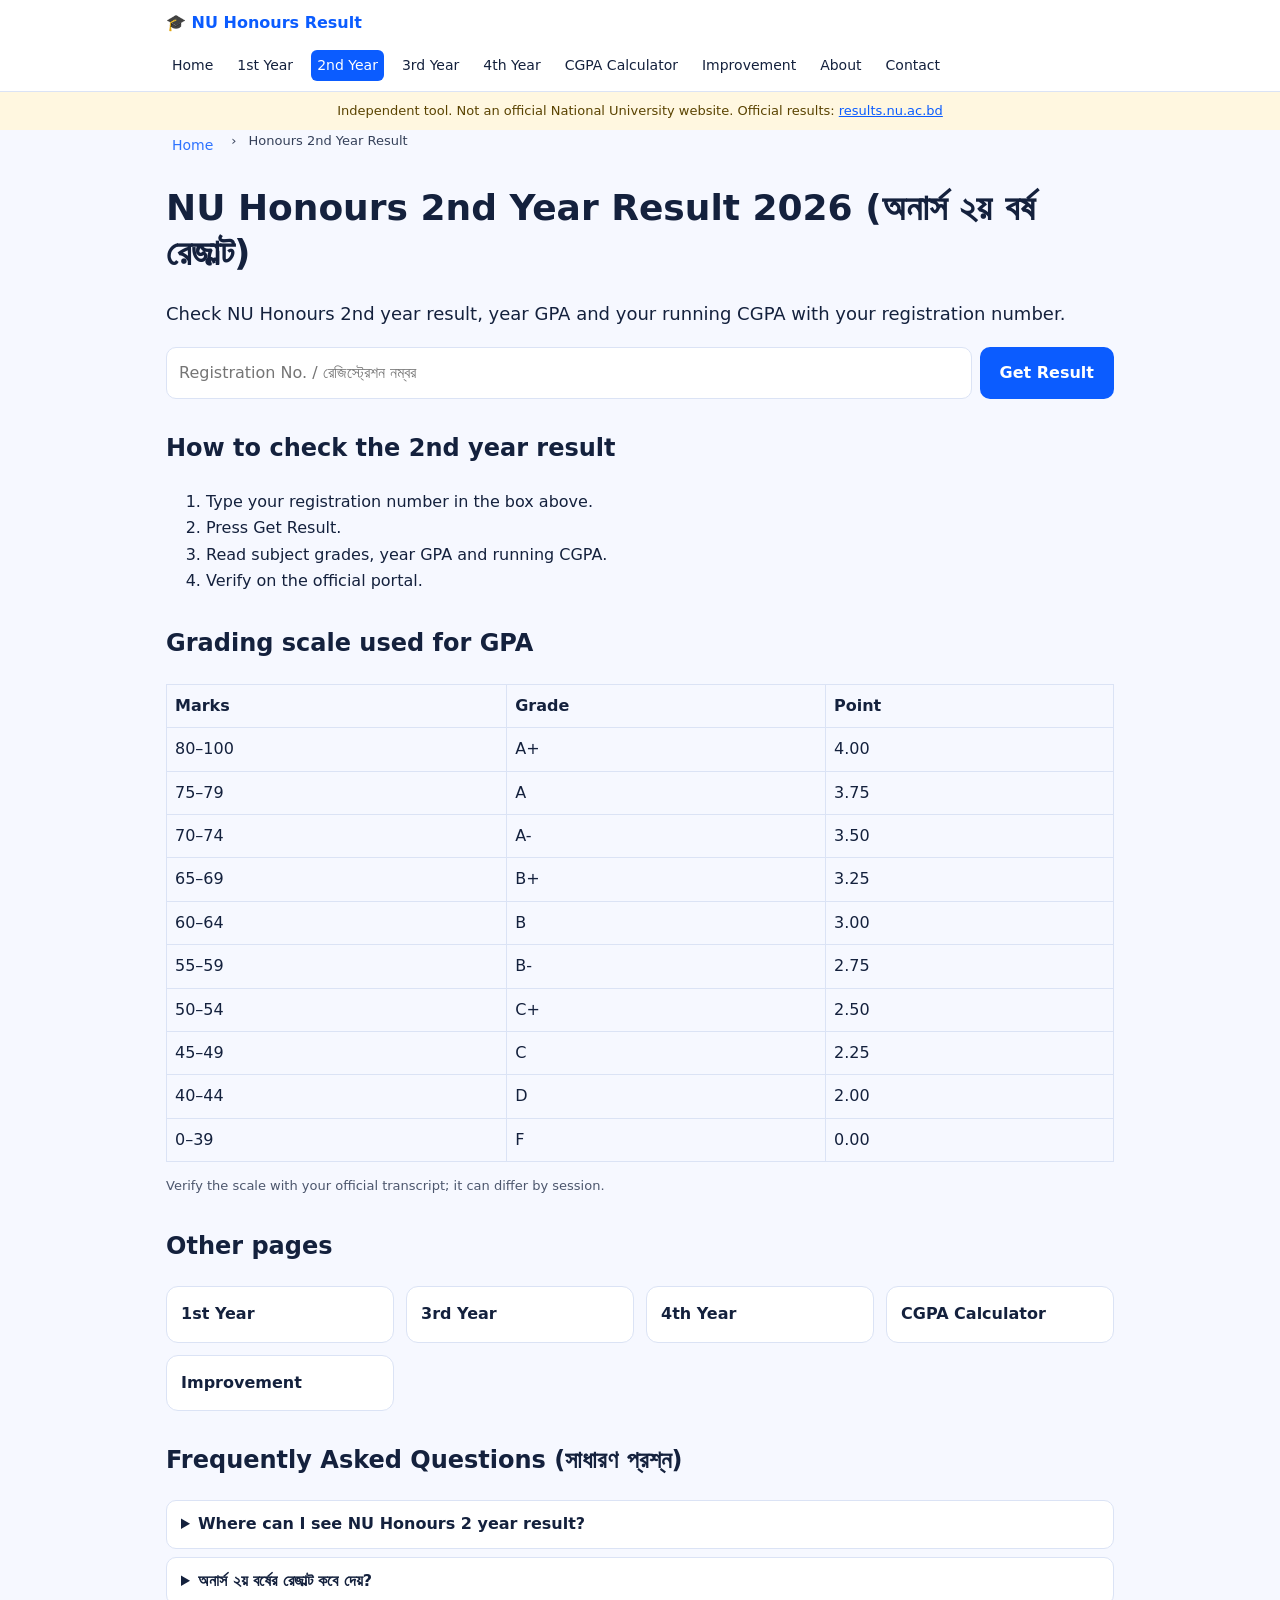
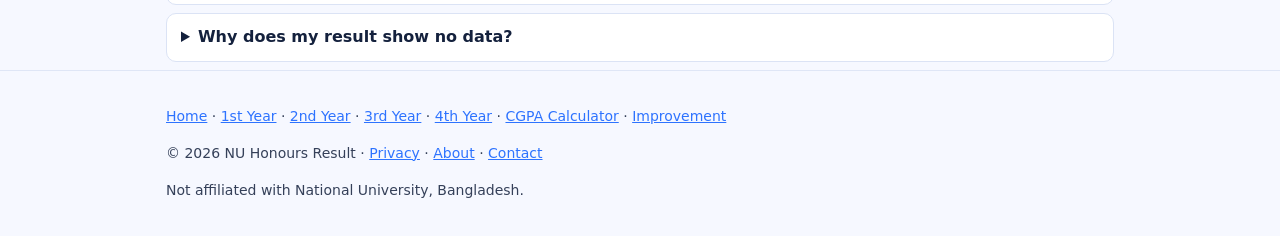
<file: honours-2nd-year-result.html>
<!doctype html><html lang="en"><head><meta charset="utf-8"><meta name="viewport" content="width=device-width,initial-scale=1">
<title>NU Honours 2nd Year Result 2026 – GPA Check | অনার্স ২য় বর্ষ রেজাল্ট</title><meta name="description" content="Check NU Honours 2nd year result 2026 by registration number with GPA and CGPA. অনার্স ২য় বর্ষের ফলাফল ও জিপিএ দেখুন।"><link rel="canonical" href="https://im-mohid.github.io/nu-result-home/honours-2nd-year-result.html">
<meta name="robots" content="index,follow,max-image-preview:large,max-snippet:-1">
<meta property="og:type" content="website"><meta property="og:title" content="NU Honours 2nd Year Result 2026 – GPA Check | অনার্স ২য় বর্ষ রেজাল্ট"><meta property="og:description" content="Check NU Honours 2nd year result 2026 by registration number with GPA and CGPA. অনার্স ২য় বর্ষের ফলাফল ও জিপিএ দেখুন।"><meta property="og:url" content="https://im-mohid.github.io/nu-result-home/honours-2nd-year-result.html"><meta property="og:locale" content="en_BD"><meta name="author" content="Md Al Mohid"><meta property="og:site_name" content="NU Honours Result"><meta property="og:locale:alternate" content="bn_BD"><meta property="og:image" content="https://im-mohid.github.io/nu-result-home/og-image.png"><meta property="og:image:width" content="1200"><meta property="og:image:height" content="630"><meta property="og:image:alt" content="NU Honours Result – GPA and CGPA checker"><meta name="twitter:card" content="summary_large_image"><meta name="twitter:title" content="NU Honours 2nd Year Result 2026 – GPA Check | অনার্স ২য় বর্ষ রেজাল্ট"><meta name="twitter:description" content="Check NU Honours 2nd year result 2026 by registration number with GPA and CGPA. অনার্স ২য় বর্ষের ফলাফল ও জিপিএ দেখুন।"><meta name="twitter:image" content="https://im-mohid.github.io/nu-result-home/og-image.png"><link rel="alternate" hreflang="en" href="https://im-mohid.github.io/nu-result-home/honours-2nd-year-result.html"><link rel="alternate" hreflang="bn" href="https://im-mohid.github.io/nu-result-home/honours-2nd-year-result.html"><link rel="alternate" hreflang="x-default" href="https://im-mohid.github.io/nu-result-home/honours-2nd-year-result.html">
<meta name="theme-color" content="#0b5cff"><link rel="icon" href="favicon.svg" type="image/svg+xml"><link rel="apple-touch-icon" href="apple-touch-icon.png"><link rel="manifest" href="site.webmanifest"><link rel="preconnect" href="https://consolidated-result.onrender.com" crossorigin><link rel="stylesheet" href="style.css">
<meta name="google-site-verification" content="S2JxSJBCXDekN-kPKsBKO61BUH4JLCfn6-IgjxNMipg" />
<script type="application/ld+json">{"@context":"https://schema.org","@graph":[{"@type":"Organization","@id":"https://im-mohid.github.io/nu-result-home/#org","name":"NU Honours Result","url":"https://im-mohid.github.io/nu-result-home/","logo":{"@type":"ImageObject","url":"https://im-mohid.github.io/nu-result-home/apple-touch-icon.png","width":180,"height":180},"founder":{"@type":"Person","name":"Md Al Mohid"}},{"@type":"WebSite","@id":"https://im-mohid.github.io/nu-result-home/#site","url":"https://im-mohid.github.io/nu-result-home/","name":"NU Honours Result","alternateName":"এনইউ অনার্স রেজাল্ট","inLanguage":["en","bn"],"publisher":{"@id":"https://im-mohid.github.io/nu-result-home/#org"}},{"@type":"WebPage","@id":"https://im-mohid.github.io/nu-result-home/honours-2nd-year-result.html#page","url":"https://im-mohid.github.io/nu-result-home/honours-2nd-year-result.html","name":"NU Honours 2nd Year Result 2026 – GPA Check | অনার্স ২য় বর্ষ রেজাল্ট","description":"Check NU Honours 2nd year result 2026 by registration number with GPA and CGPA. অনার্স ২য় বর্ষের ফলাফল ও জিপিএ দেখুন।","inLanguage":"en","isPartOf":{"@id":"https://im-mohid.github.io/nu-result-home/#site"},"primaryImageOfPage":{"@type":"ImageObject","url":"https://im-mohid.github.io/nu-result-home/og-image.png","width":1200,"height":630},"dateModified":"2026-11-26","breadcrumb":{"@id":"https://im-mohid.github.io/nu-result-home/honours-2nd-year-result.html#bc"}},{"@type":"BreadcrumbList","@id":"https://im-mohid.github.io/nu-result-home/honours-2nd-year-result.html#bc","itemListElement":[{"@type":"ListItem","position":1,"name":"Home","item":"https://im-mohid.github.io/nu-result-home/"},{"@type":"ListItem","position":2,"name":"Honours 2nd Year Result","item":"https://im-mohid.github.io/nu-result-home/honours-2nd-year-result.html"}]},{"@type":"FAQPage","mainEntity":[{"@type":"Question","name":"Where can I see NU Honours 2 year result?","acceptedAnswer":{"@type":"Answer","text":"Search with your registration number on this site to see available 2 year GPA, and cross-check on the official National University portal."}},{"@type":"Question","name":"অনার্স ২য় বর্ষের রেজাল্ট কবে দেয়?","acceptedAnswer":{"@type":"Answer","text":"পরীক্ষার পর জাতীয় বিশ্ববিদ্যালয় ফল প্রকাশের তারিখ জানায়। প্রকাশের পর রেজিস্ট্রেশন নম্বর দিয়ে এখানে সার্চ করতে পারবেন।"}},{"@type":"Question","name":"Why does my result show no data?","acceptedAnswer":{"@type":"Answer","text":"Results appear only after National University publishes them for your session. Check the registration number and try again later."}}],"inLanguage":["en","bn"]}]}</script></head><body><a class="skip" href="#main">Skip to content</a>
<header><div class="w bar"><a class="logo" href="./">🎓 NU Honours Result</a><nav aria-label="Main"><a href="./">Home</a><a href="honours-1st-year-result.html">1st Year</a><a href="honours-2nd-year-result.html" aria-current=page>2nd Year</a><a href="honours-3rd-year-result.html">3rd Year</a><a href="honours-4th-year-result.html">4th Year</a><a href="nu-cgpa-calculator.html">CGPA Calculator</a><a href="nu-improvement-result.html">Improvement</a><a href="about.html">About</a><a href="contact.html">Contact</a></nav></div></header>
<div class="note">Independent tool. Not an official National University website. Official results: <a href="https://results.nu.ac.bd/" rel="noopener nofollow" target="_blank">results.nu.ac.bd</a></div>
<main class="w" id="main"><nav class="bc" aria-label="Breadcrumb"><a href="./">Home</a> › <span>Honours 2nd Year Result</span></nav><h1>NU Honours 2nd Year Result 2026 (অনার্স ২য় বর্ষ রেজাল্ট)</h1><p class="lead">Check NU Honours 2nd year result, year GPA and your running CGPA with your registration number.</p><form class="sf" action="https://consolidated-result.onrender.com/" method="get"><input name="reg" inputmode="numeric" pattern="[0-9]{5,11}" minlength="5" maxlength="11" placeholder="Registration No. / রেজিস্ট্রেশন নম্বর" aria-label="Registration number" required><button class="btn" type="submit">Get Result</button></form><section><h2>How to check the 2nd year result</h2><ol><li>Type your registration number in the box above.</li><li>Press Get Result.</li><li>Read subject grades, year GPA and running CGPA.</li><li>Verify on the official portal.</li></ol></section><section><h2>Grading scale used for GPA</h2><div class="tw"><table><tr><th>Marks</th><th>Grade</th><th>Point</th></tr><tr><td>80–100</td><td>A+</td><td>4.00</td></tr><tr><td>75–79</td><td>A</td><td>3.75</td></tr><tr><td>70–74</td><td>A-</td><td>3.50</td></tr><tr><td>65–69</td><td>B+</td><td>3.25</td></tr><tr><td>60–64</td><td>B</td><td>3.00</td></tr><tr><td>55–59</td><td>B-</td><td>2.75</td></tr><tr><td>50–54</td><td>C+</td><td>2.50</td></tr><tr><td>45–49</td><td>C</td><td>2.25</td></tr><tr><td>40–44</td><td>D</td><td>2.00</td></tr><tr><td>0–39</td><td>F</td><td>0.00</td></tr></table></div><p class="m">Verify the scale with your official transcript; it can differ by session.</p></section><section><h2>Other pages</h2><div class="grid"><a class="card" href="honours-1st-year-result.html"><b>1st Year</b></a><a class="card" href="honours-3rd-year-result.html"><b>3rd Year</b></a><a class="card" href="honours-4th-year-result.html"><b>4th Year</b></a><a class="card" href="nu-cgpa-calculator.html"><b>CGPA Calculator</b></a><a class="card" href="nu-improvement-result.html"><b>Improvement</b></a></div></section><section><h2>Frequently Asked Questions (সাধারণ প্রশ্ন)</h2><details><summary>Where can I see NU Honours 2 year result?</summary><p>Search with your registration number on this site to see available 2 year GPA, and cross-check on the official National University portal.</p></details><details><summary>অনার্স ২য় বর্ষের রেজাল্ট কবে দেয়?</summary><p>পরীক্ষার পর জাতীয় বিশ্ববিদ্যালয় ফল প্রকাশের তারিখ জানায়। প্রকাশের পর রেজিস্ট্রেশন নম্বর দিয়ে এখানে সার্চ করতে পারবেন।</p></details><details><summary>Why does my result show no data?</summary><p>Results appear only after National University publishes them for your session. Check the registration number and try again later.</p></details></section></main>
<footer><div class="w"><p><a href="./">Home</a> · <a href="honours-1st-year-result.html">1st Year</a> · <a href="honours-2nd-year-result.html">2nd Year</a> · <a href="honours-3rd-year-result.html">3rd Year</a> · <a href="honours-4th-year-result.html">4th Year</a> · <a href="nu-cgpa-calculator.html">CGPA Calculator</a> · <a href="nu-improvement-result.html">Improvement</a></p><p>© 2026 NU Honours Result · <a href="privacy.html">Privacy</a> · <a href="about.html">About</a> · <a href="contact.html">Contact</a></p><p>Not affiliated with National University, Bangladesh.</p></div></footer></body></html>
</file>
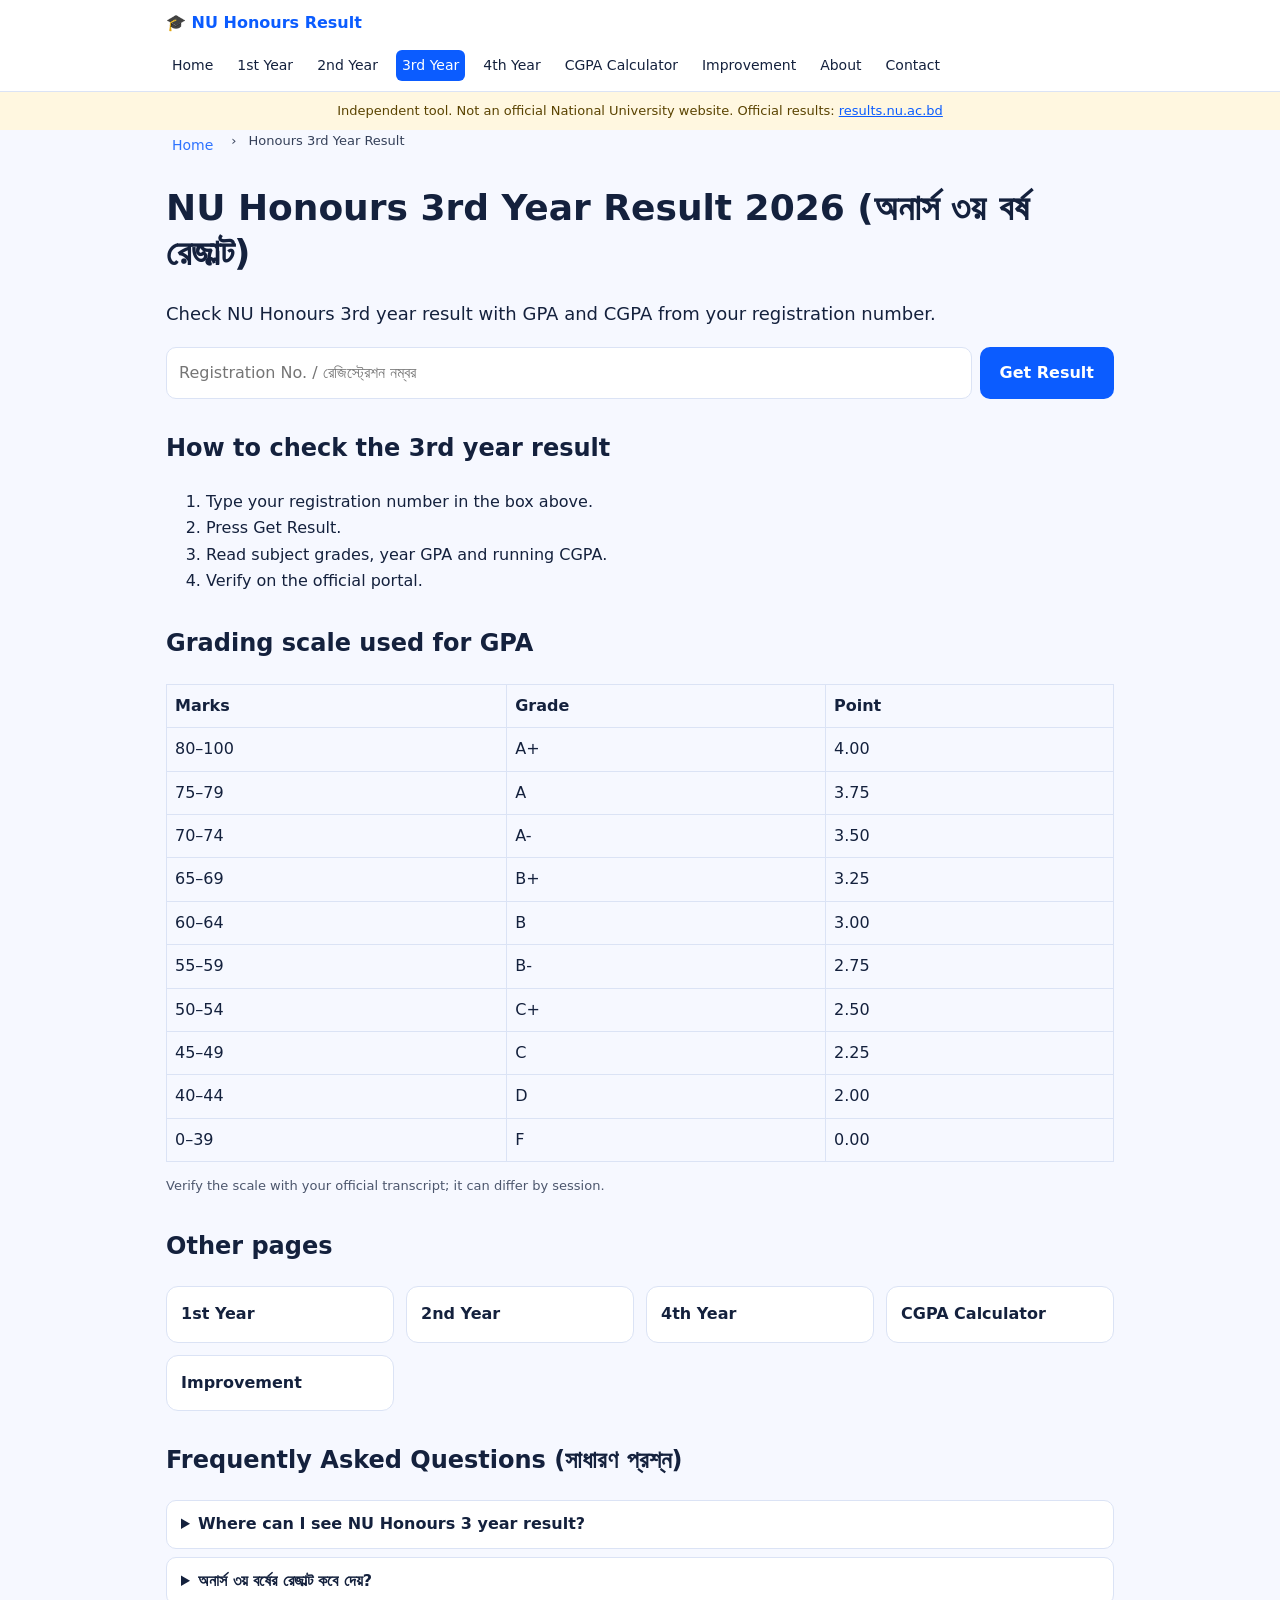
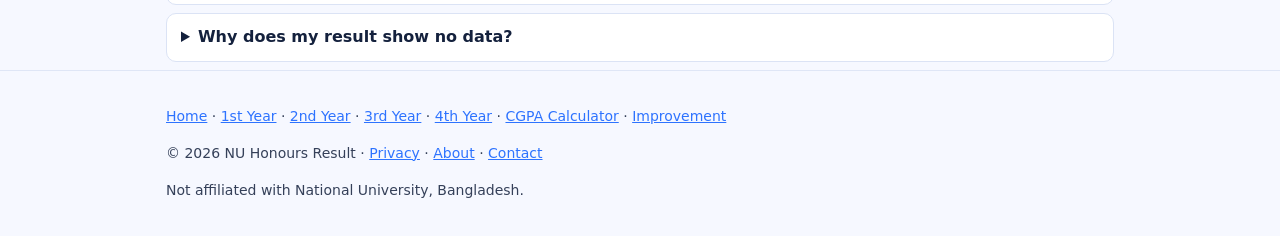
<file: honours-3rd-year-result.html>
<!doctype html><html lang="en"><head><meta charset="utf-8"><meta name="viewport" content="width=device-width,initial-scale=1">
<title>NU Honours 3rd Year Result 2026 – GPA Check | অনার্স ৩য় বর্ষ রেজাল্ট</title><meta name="description" content="Check NU Honours 3rd year result 2026 by registration number with GPA and CGPA. অনার্স ৩য় বর্ষের ফলাফল ও জিপিএ দেখুন।"><link rel="canonical" href="https://im-mohid.github.io/nu-result-home/honours-3rd-year-result.html">
<meta name="robots" content="index,follow,max-image-preview:large,max-snippet:-1">
<meta property="og:type" content="website"><meta property="og:title" content="NU Honours 3rd Year Result 2026 – GPA Check | অনার্স ৩য় বর্ষ রেজাল্ট"><meta property="og:description" content="Check NU Honours 3rd year result 2026 by registration number with GPA and CGPA. অনার্স ৩য় বর্ষের ফলাফল ও জিপিএ দেখুন।"><meta property="og:url" content="https://im-mohid.github.io/nu-result-home/honours-3rd-year-result.html"><meta property="og:locale" content="en_BD"><meta name="author" content="Md Al Mohid"><meta property="og:site_name" content="NU Honours Result"><meta property="og:locale:alternate" content="bn_BD"><meta property="og:image" content="https://im-mohid.github.io/nu-result-home/og-image.png"><meta property="og:image:width" content="1200"><meta property="og:image:height" content="630"><meta property="og:image:alt" content="NU Honours Result – GPA and CGPA checker"><meta name="twitter:card" content="summary_large_image"><meta name="twitter:title" content="NU Honours 3rd Year Result 2026 – GPA Check | অনার্স ৩য় বর্ষ রেজাল্ট"><meta name="twitter:description" content="Check NU Honours 3rd year result 2026 by registration number with GPA and CGPA. অনার্স ৩য় বর্ষের ফলাফল ও জিপিএ দেখুন।"><meta name="twitter:image" content="https://im-mohid.github.io/nu-result-home/og-image.png"><link rel="alternate" hreflang="en" href="https://im-mohid.github.io/nu-result-home/honours-3rd-year-result.html"><link rel="alternate" hreflang="bn" href="https://im-mohid.github.io/nu-result-home/honours-3rd-year-result.html"><link rel="alternate" hreflang="x-default" href="https://im-mohid.github.io/nu-result-home/honours-3rd-year-result.html">
<meta name="theme-color" content="#0b5cff"><link rel="icon" href="favicon.svg" type="image/svg+xml"><link rel="apple-touch-icon" href="apple-touch-icon.png"><link rel="manifest" href="site.webmanifest"><link rel="preconnect" href="https://consolidated-result.onrender.com" crossorigin><link rel="stylesheet" href="style.css">
<meta name="google-site-verification" content="S2JxSJBCXDekN-kPKsBKO61BUH4JLCfn6-IgjxNMipg" />
<script type="application/ld+json">{"@context":"https://schema.org","@graph":[{"@type":"Organization","@id":"https://im-mohid.github.io/nu-result-home/#org","name":"NU Honours Result","url":"https://im-mohid.github.io/nu-result-home/","logo":{"@type":"ImageObject","url":"https://im-mohid.github.io/nu-result-home/apple-touch-icon.png","width":180,"height":180},"founder":{"@type":"Person","name":"Md Al Mohid"}},{"@type":"WebSite","@id":"https://im-mohid.github.io/nu-result-home/#site","url":"https://im-mohid.github.io/nu-result-home/","name":"NU Honours Result","alternateName":"এনইউ অনার্স রেজাল্ট","inLanguage":["en","bn"],"publisher":{"@id":"https://im-mohid.github.io/nu-result-home/#org"}},{"@type":"WebPage","@id":"https://im-mohid.github.io/nu-result-home/honours-3rd-year-result.html#page","url":"https://im-mohid.github.io/nu-result-home/honours-3rd-year-result.html","name":"NU Honours 3rd Year Result 2026 – GPA Check | অনার্স ৩য় বর্ষ রেজাল্ট","description":"Check NU Honours 3rd year result 2026 by registration number with GPA and CGPA. অনার্স ৩য় বর্ষের ফলাফল ও জিপিএ দেখুন।","inLanguage":"en","isPartOf":{"@id":"https://im-mohid.github.io/nu-result-home/#site"},"primaryImageOfPage":{"@type":"ImageObject","url":"https://im-mohid.github.io/nu-result-home/og-image.png","width":1200,"height":630},"dateModified":"2026-11-26","breadcrumb":{"@id":"https://im-mohid.github.io/nu-result-home/honours-3rd-year-result.html#bc"}},{"@type":"BreadcrumbList","@id":"https://im-mohid.github.io/nu-result-home/honours-3rd-year-result.html#bc","itemListElement":[{"@type":"ListItem","position":1,"name":"Home","item":"https://im-mohid.github.io/nu-result-home/"},{"@type":"ListItem","position":2,"name":"Honours 3rd Year Result","item":"https://im-mohid.github.io/nu-result-home/honours-3rd-year-result.html"}]},{"@type":"FAQPage","mainEntity":[{"@type":"Question","name":"Where can I see NU Honours 3 year result?","acceptedAnswer":{"@type":"Answer","text":"Search with your registration number on this site to see available 3 year GPA, and cross-check on the official National University portal."}},{"@type":"Question","name":"অনার্স ৩য় বর্ষের রেজাল্ট কবে দেয়?","acceptedAnswer":{"@type":"Answer","text":"পরীক্ষার পর জাতীয় বিশ্ববিদ্যালয় ফল প্রকাশের তারিখ জানায়। প্রকাশের পর রেজিস্ট্রেশন নম্বর দিয়ে এখানে সার্চ করতে পারবেন।"}},{"@type":"Question","name":"Why does my result show no data?","acceptedAnswer":{"@type":"Answer","text":"Results appear only after National University publishes them for your session. Check the registration number and try again later."}}],"inLanguage":["en","bn"]}]}</script></head><body><a class="skip" href="#main">Skip to content</a>
<header><div class="w bar"><a class="logo" href="./">🎓 NU Honours Result</a><nav aria-label="Main"><a href="./">Home</a><a href="honours-1st-year-result.html">1st Year</a><a href="honours-2nd-year-result.html">2nd Year</a><a href="honours-3rd-year-result.html" aria-current=page>3rd Year</a><a href="honours-4th-year-result.html">4th Year</a><a href="nu-cgpa-calculator.html">CGPA Calculator</a><a href="nu-improvement-result.html">Improvement</a><a href="about.html">About</a><a href="contact.html">Contact</a></nav></div></header>
<div class="note">Independent tool. Not an official National University website. Official results: <a href="https://results.nu.ac.bd/" rel="noopener nofollow" target="_blank">results.nu.ac.bd</a></div>
<main class="w" id="main"><nav class="bc" aria-label="Breadcrumb"><a href="./">Home</a> › <span>Honours 3rd Year Result</span></nav><h1>NU Honours 3rd Year Result 2026 (অনার্স ৩য় বর্ষ রেজাল্ট)</h1><p class="lead">Check NU Honours 3rd year result with GPA and CGPA from your registration number.</p><form class="sf" action="https://consolidated-result.onrender.com/" method="get"><input name="reg" inputmode="numeric" pattern="[0-9]{5,11}" minlength="5" maxlength="11" placeholder="Registration No. / রেজিস্ট্রেশন নম্বর" aria-label="Registration number" required><button class="btn" type="submit">Get Result</button></form><section><h2>How to check the 3rd year result</h2><ol><li>Type your registration number in the box above.</li><li>Press Get Result.</li><li>Read subject grades, year GPA and running CGPA.</li><li>Verify on the official portal.</li></ol></section><section><h2>Grading scale used for GPA</h2><div class="tw"><table><tr><th>Marks</th><th>Grade</th><th>Point</th></tr><tr><td>80–100</td><td>A+</td><td>4.00</td></tr><tr><td>75–79</td><td>A</td><td>3.75</td></tr><tr><td>70–74</td><td>A-</td><td>3.50</td></tr><tr><td>65–69</td><td>B+</td><td>3.25</td></tr><tr><td>60–64</td><td>B</td><td>3.00</td></tr><tr><td>55–59</td><td>B-</td><td>2.75</td></tr><tr><td>50–54</td><td>C+</td><td>2.50</td></tr><tr><td>45–49</td><td>C</td><td>2.25</td></tr><tr><td>40–44</td><td>D</td><td>2.00</td></tr><tr><td>0–39</td><td>F</td><td>0.00</td></tr></table></div><p class="m">Verify the scale with your official transcript; it can differ by session.</p></section><section><h2>Other pages</h2><div class="grid"><a class="card" href="honours-1st-year-result.html"><b>1st Year</b></a><a class="card" href="honours-2nd-year-result.html"><b>2nd Year</b></a><a class="card" href="honours-4th-year-result.html"><b>4th Year</b></a><a class="card" href="nu-cgpa-calculator.html"><b>CGPA Calculator</b></a><a class="card" href="nu-improvement-result.html"><b>Improvement</b></a></div></section><section><h2>Frequently Asked Questions (সাধারণ প্রশ্ন)</h2><details><summary>Where can I see NU Honours 3 year result?</summary><p>Search with your registration number on this site to see available 3 year GPA, and cross-check on the official National University portal.</p></details><details><summary>অনার্স ৩য় বর্ষের রেজাল্ট কবে দেয়?</summary><p>পরীক্ষার পর জাতীয় বিশ্ববিদ্যালয় ফল প্রকাশের তারিখ জানায়। প্রকাশের পর রেজিস্ট্রেশন নম্বর দিয়ে এখানে সার্চ করতে পারবেন।</p></details><details><summary>Why does my result show no data?</summary><p>Results appear only after National University publishes them for your session. Check the registration number and try again later.</p></details></section></main>
<footer><div class="w"><p><a href="./">Home</a> · <a href="honours-1st-year-result.html">1st Year</a> · <a href="honours-2nd-year-result.html">2nd Year</a> · <a href="honours-3rd-year-result.html">3rd Year</a> · <a href="honours-4th-year-result.html">4th Year</a> · <a href="nu-cgpa-calculator.html">CGPA Calculator</a> · <a href="nu-improvement-result.html">Improvement</a></p><p>© 2026 NU Honours Result · <a href="privacy.html">Privacy</a> · <a href="about.html">About</a> · <a href="contact.html">Contact</a></p><p>Not affiliated with National University, Bangladesh.</p></div></footer></body></html>
</file>
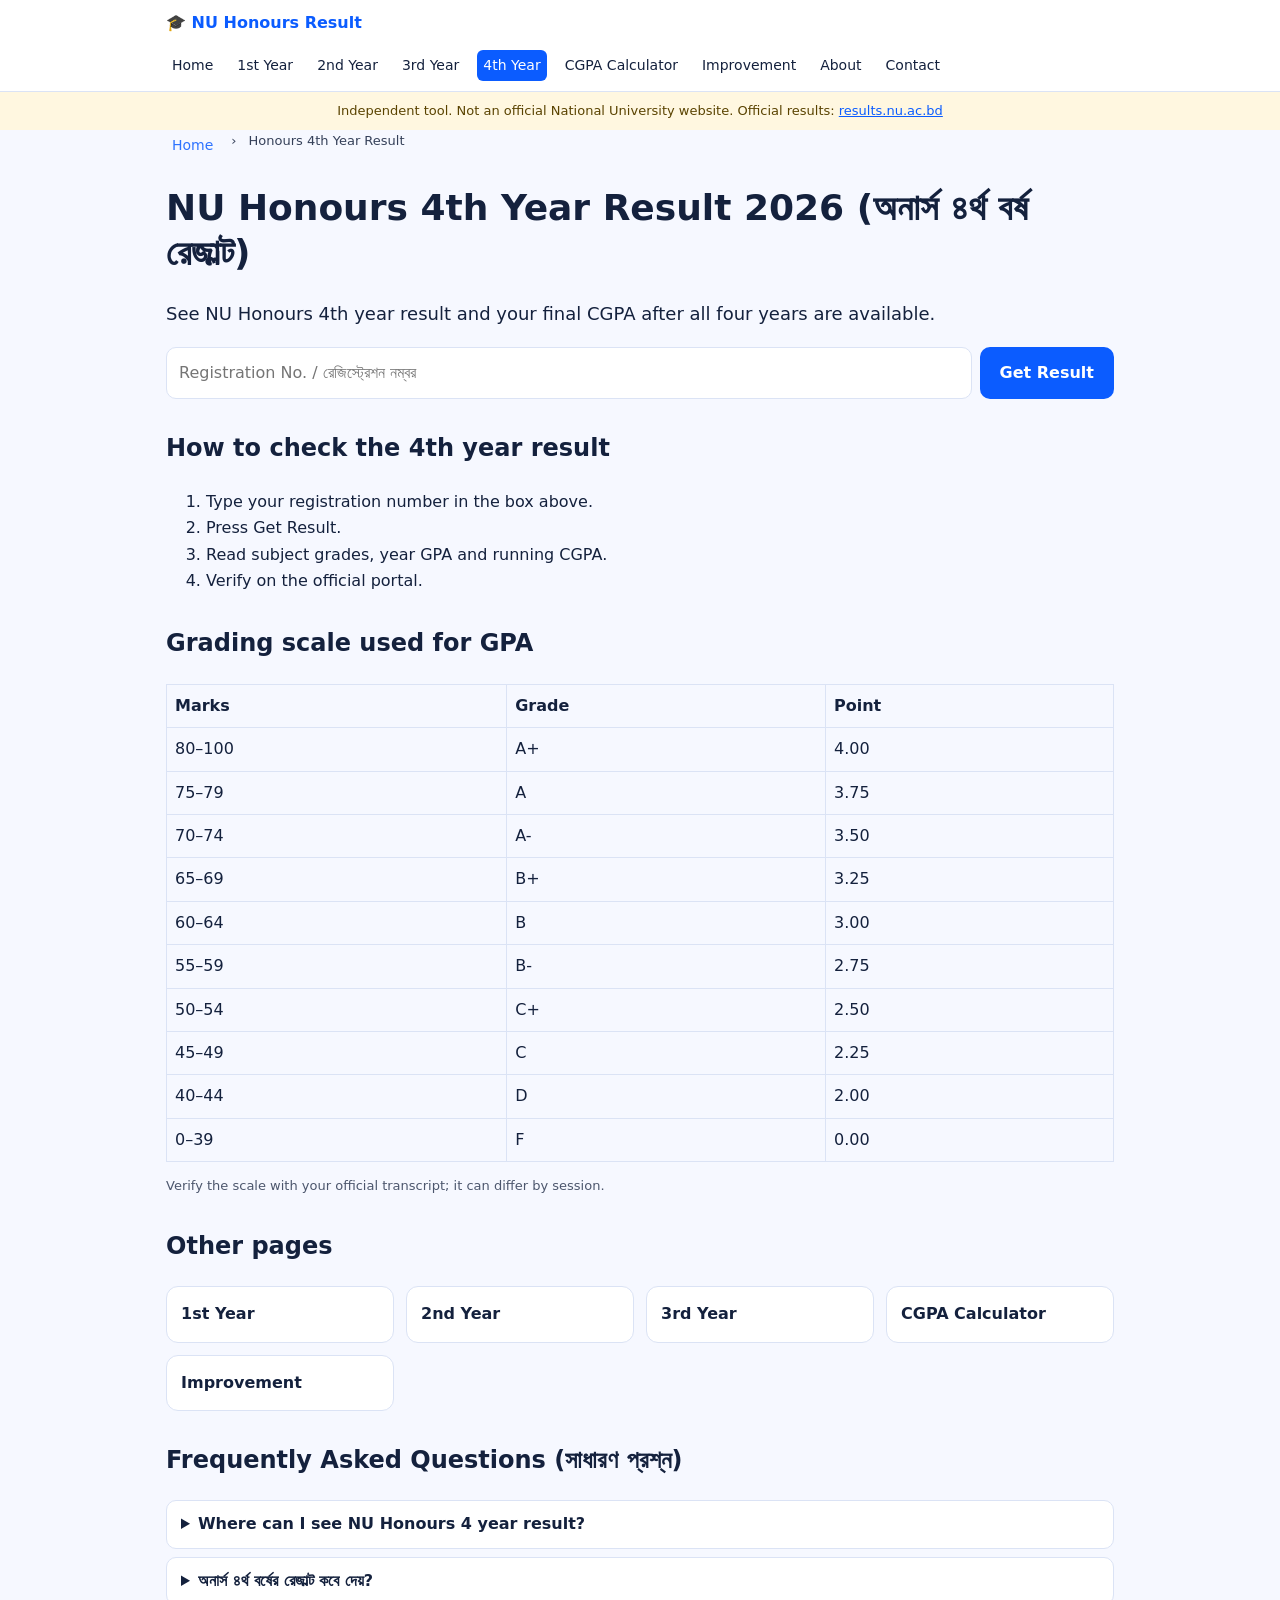
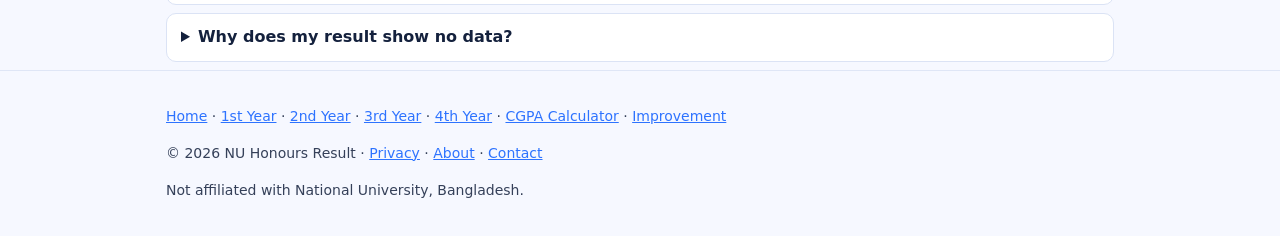
<file: honours-4th-year-result.html>
<!doctype html><html lang="en"><head><meta charset="utf-8"><meta name="viewport" content="width=device-width,initial-scale=1">
<title>NU Honours 4th Year Result 2026 – GPA Check | অনার্স ৪র্থ বর্ষ রেজাল্ট</title><meta name="description" content="Check NU Honours 4th year result 2026 by registration number with GPA and CGPA. অনার্স ৪র্থ বর্ষের ফলাফল ও জিপিএ দেখুন।"><link rel="canonical" href="https://im-mohid.github.io/nu-result-home/honours-4th-year-result.html">
<meta name="robots" content="index,follow,max-image-preview:large,max-snippet:-1">
<meta property="og:type" content="website"><meta property="og:title" content="NU Honours 4th Year Result 2026 – GPA Check | অনার্স ৪র্থ বর্ষ রেজাল্ট"><meta property="og:description" content="Check NU Honours 4th year result 2026 by registration number with GPA and CGPA. অনার্স ৪র্থ বর্ষের ফলাফল ও জিপিএ দেখুন।"><meta property="og:url" content="https://im-mohid.github.io/nu-result-home/honours-4th-year-result.html"><meta property="og:locale" content="en_BD"><meta name="author" content="Md Al Mohid"><meta property="og:site_name" content="NU Honours Result"><meta property="og:locale:alternate" content="bn_BD"><meta property="og:image" content="https://im-mohid.github.io/nu-result-home/og-image.png"><meta property="og:image:width" content="1200"><meta property="og:image:height" content="630"><meta property="og:image:alt" content="NU Honours Result – GPA and CGPA checker"><meta name="twitter:card" content="summary_large_image"><meta name="twitter:title" content="NU Honours 4th Year Result 2026 – GPA Check | অনার্স ৪র্থ বর্ষ রেজাল্ট"><meta name="twitter:description" content="Check NU Honours 4th year result 2026 by registration number with GPA and CGPA. অনার্স ৪র্থ বর্ষের ফলাফল ও জিপিএ দেখুন।"><meta name="twitter:image" content="https://im-mohid.github.io/nu-result-home/og-image.png"><link rel="alternate" hreflang="en" href="https://im-mohid.github.io/nu-result-home/honours-4th-year-result.html"><link rel="alternate" hreflang="bn" href="https://im-mohid.github.io/nu-result-home/honours-4th-year-result.html"><link rel="alternate" hreflang="x-default" href="https://im-mohid.github.io/nu-result-home/honours-4th-year-result.html">
<meta name="theme-color" content="#0b5cff"><link rel="icon" href="favicon.svg" type="image/svg+xml"><link rel="apple-touch-icon" href="apple-touch-icon.png"><link rel="manifest" href="site.webmanifest"><link rel="preconnect" href="https://consolidated-result.onrender.com" crossorigin><link rel="stylesheet" href="style.css">
<meta name="google-site-verification" content="S2JxSJBCXDekN-kPKsBKO61BUH4JLCfn6-IgjxNMipg" />
<script type="application/ld+json">{"@context":"https://schema.org","@graph":[{"@type":"Organization","@id":"https://im-mohid.github.io/nu-result-home/#org","name":"NU Honours Result","url":"https://im-mohid.github.io/nu-result-home/","logo":{"@type":"ImageObject","url":"https://im-mohid.github.io/nu-result-home/apple-touch-icon.png","width":180,"height":180},"founder":{"@type":"Person","name":"Md Al Mohid"}},{"@type":"WebSite","@id":"https://im-mohid.github.io/nu-result-home/#site","url":"https://im-mohid.github.io/nu-result-home/","name":"NU Honours Result","alternateName":"এনইউ অনার্স রেজাল্ট","inLanguage":["en","bn"],"publisher":{"@id":"https://im-mohid.github.io/nu-result-home/#org"}},{"@type":"WebPage","@id":"https://im-mohid.github.io/nu-result-home/honours-4th-year-result.html#page","url":"https://im-mohid.github.io/nu-result-home/honours-4th-year-result.html","name":"NU Honours 4th Year Result 2026 – GPA Check | অনার্স ৪র্থ বর্ষ রেজাল্ট","description":"Check NU Honours 4th year result 2026 by registration number with GPA and CGPA. অনার্স ৪র্থ বর্ষের ফলাফল ও জিপিএ দেখুন।","inLanguage":"en","isPartOf":{"@id":"https://im-mohid.github.io/nu-result-home/#site"},"primaryImageOfPage":{"@type":"ImageObject","url":"https://im-mohid.github.io/nu-result-home/og-image.png","width":1200,"height":630},"dateModified":"2026-11-26","breadcrumb":{"@id":"https://im-mohid.github.io/nu-result-home/honours-4th-year-result.html#bc"}},{"@type":"BreadcrumbList","@id":"https://im-mohid.github.io/nu-result-home/honours-4th-year-result.html#bc","itemListElement":[{"@type":"ListItem","position":1,"name":"Home","item":"https://im-mohid.github.io/nu-result-home/"},{"@type":"ListItem","position":2,"name":"Honours 4th Year Result","item":"https://im-mohid.github.io/nu-result-home/honours-4th-year-result.html"}]},{"@type":"FAQPage","mainEntity":[{"@type":"Question","name":"Where can I see NU Honours 4 year result?","acceptedAnswer":{"@type":"Answer","text":"Search with your registration number on this site to see available 4 year GPA, and cross-check on the official National University portal."}},{"@type":"Question","name":"অনার্স ৪র্থ বর্ষের রেজাল্ট কবে দেয়?","acceptedAnswer":{"@type":"Answer","text":"পরীক্ষার পর জাতীয় বিশ্ববিদ্যালয় ফল প্রকাশের তারিখ জানায়। প্রকাশের পর রেজিস্ট্রেশন নম্বর দিয়ে এখানে সার্চ করতে পারবেন।"}},{"@type":"Question","name":"Why does my result show no data?","acceptedAnswer":{"@type":"Answer","text":"Results appear only after National University publishes them for your session. Check the registration number and try again later."}}],"inLanguage":["en","bn"]}]}</script></head><body><a class="skip" href="#main">Skip to content</a>
<header><div class="w bar"><a class="logo" href="./">🎓 NU Honours Result</a><nav aria-label="Main"><a href="./">Home</a><a href="honours-1st-year-result.html">1st Year</a><a href="honours-2nd-year-result.html">2nd Year</a><a href="honours-3rd-year-result.html">3rd Year</a><a href="honours-4th-year-result.html" aria-current=page>4th Year</a><a href="nu-cgpa-calculator.html">CGPA Calculator</a><a href="nu-improvement-result.html">Improvement</a><a href="about.html">About</a><a href="contact.html">Contact</a></nav></div></header>
<div class="note">Independent tool. Not an official National University website. Official results: <a href="https://results.nu.ac.bd/" rel="noopener nofollow" target="_blank">results.nu.ac.bd</a></div>
<main class="w" id="main"><nav class="bc" aria-label="Breadcrumb"><a href="./">Home</a> › <span>Honours 4th Year Result</span></nav><h1>NU Honours 4th Year Result 2026 (অনার্স ৪র্থ বর্ষ রেজাল্ট)</h1><p class="lead">See NU Honours 4th year result and your final CGPA after all four years are available.</p><form class="sf" action="https://consolidated-result.onrender.com/" method="get"><input name="reg" inputmode="numeric" pattern="[0-9]{5,11}" minlength="5" maxlength="11" placeholder="Registration No. / রেজিস্ট্রেশন নম্বর" aria-label="Registration number" required><button class="btn" type="submit">Get Result</button></form><section><h2>How to check the 4th year result</h2><ol><li>Type your registration number in the box above.</li><li>Press Get Result.</li><li>Read subject grades, year GPA and running CGPA.</li><li>Verify on the official portal.</li></ol></section><section><h2>Grading scale used for GPA</h2><div class="tw"><table><tr><th>Marks</th><th>Grade</th><th>Point</th></tr><tr><td>80–100</td><td>A+</td><td>4.00</td></tr><tr><td>75–79</td><td>A</td><td>3.75</td></tr><tr><td>70–74</td><td>A-</td><td>3.50</td></tr><tr><td>65–69</td><td>B+</td><td>3.25</td></tr><tr><td>60–64</td><td>B</td><td>3.00</td></tr><tr><td>55–59</td><td>B-</td><td>2.75</td></tr><tr><td>50–54</td><td>C+</td><td>2.50</td></tr><tr><td>45–49</td><td>C</td><td>2.25</td></tr><tr><td>40–44</td><td>D</td><td>2.00</td></tr><tr><td>0–39</td><td>F</td><td>0.00</td></tr></table></div><p class="m">Verify the scale with your official transcript; it can differ by session.</p></section><section><h2>Other pages</h2><div class="grid"><a class="card" href="honours-1st-year-result.html"><b>1st Year</b></a><a class="card" href="honours-2nd-year-result.html"><b>2nd Year</b></a><a class="card" href="honours-3rd-year-result.html"><b>3rd Year</b></a><a class="card" href="nu-cgpa-calculator.html"><b>CGPA Calculator</b></a><a class="card" href="nu-improvement-result.html"><b>Improvement</b></a></div></section><section><h2>Frequently Asked Questions (সাধারণ প্রশ্ন)</h2><details><summary>Where can I see NU Honours 4 year result?</summary><p>Search with your registration number on this site to see available 4 year GPA, and cross-check on the official National University portal.</p></details><details><summary>অনার্স ৪র্থ বর্ষের রেজাল্ট কবে দেয়?</summary><p>পরীক্ষার পর জাতীয় বিশ্ববিদ্যালয় ফল প্রকাশের তারিখ জানায়। প্রকাশের পর রেজিস্ট্রেশন নম্বর দিয়ে এখানে সার্চ করতে পারবেন।</p></details><details><summary>Why does my result show no data?</summary><p>Results appear only after National University publishes them for your session. Check the registration number and try again later.</p></details></section></main>
<footer><div class="w"><p><a href="./">Home</a> · <a href="honours-1st-year-result.html">1st Year</a> · <a href="honours-2nd-year-result.html">2nd Year</a> · <a href="honours-3rd-year-result.html">3rd Year</a> · <a href="honours-4th-year-result.html">4th Year</a> · <a href="nu-cgpa-calculator.html">CGPA Calculator</a> · <a href="nu-improvement-result.html">Improvement</a></p><p>© 2026 NU Honours Result · <a href="privacy.html">Privacy</a> · <a href="about.html">About</a> · <a href="contact.html">Contact</a></p><p>Not affiliated with National University, Bangladesh.</p></div></footer></body></html>
</file>
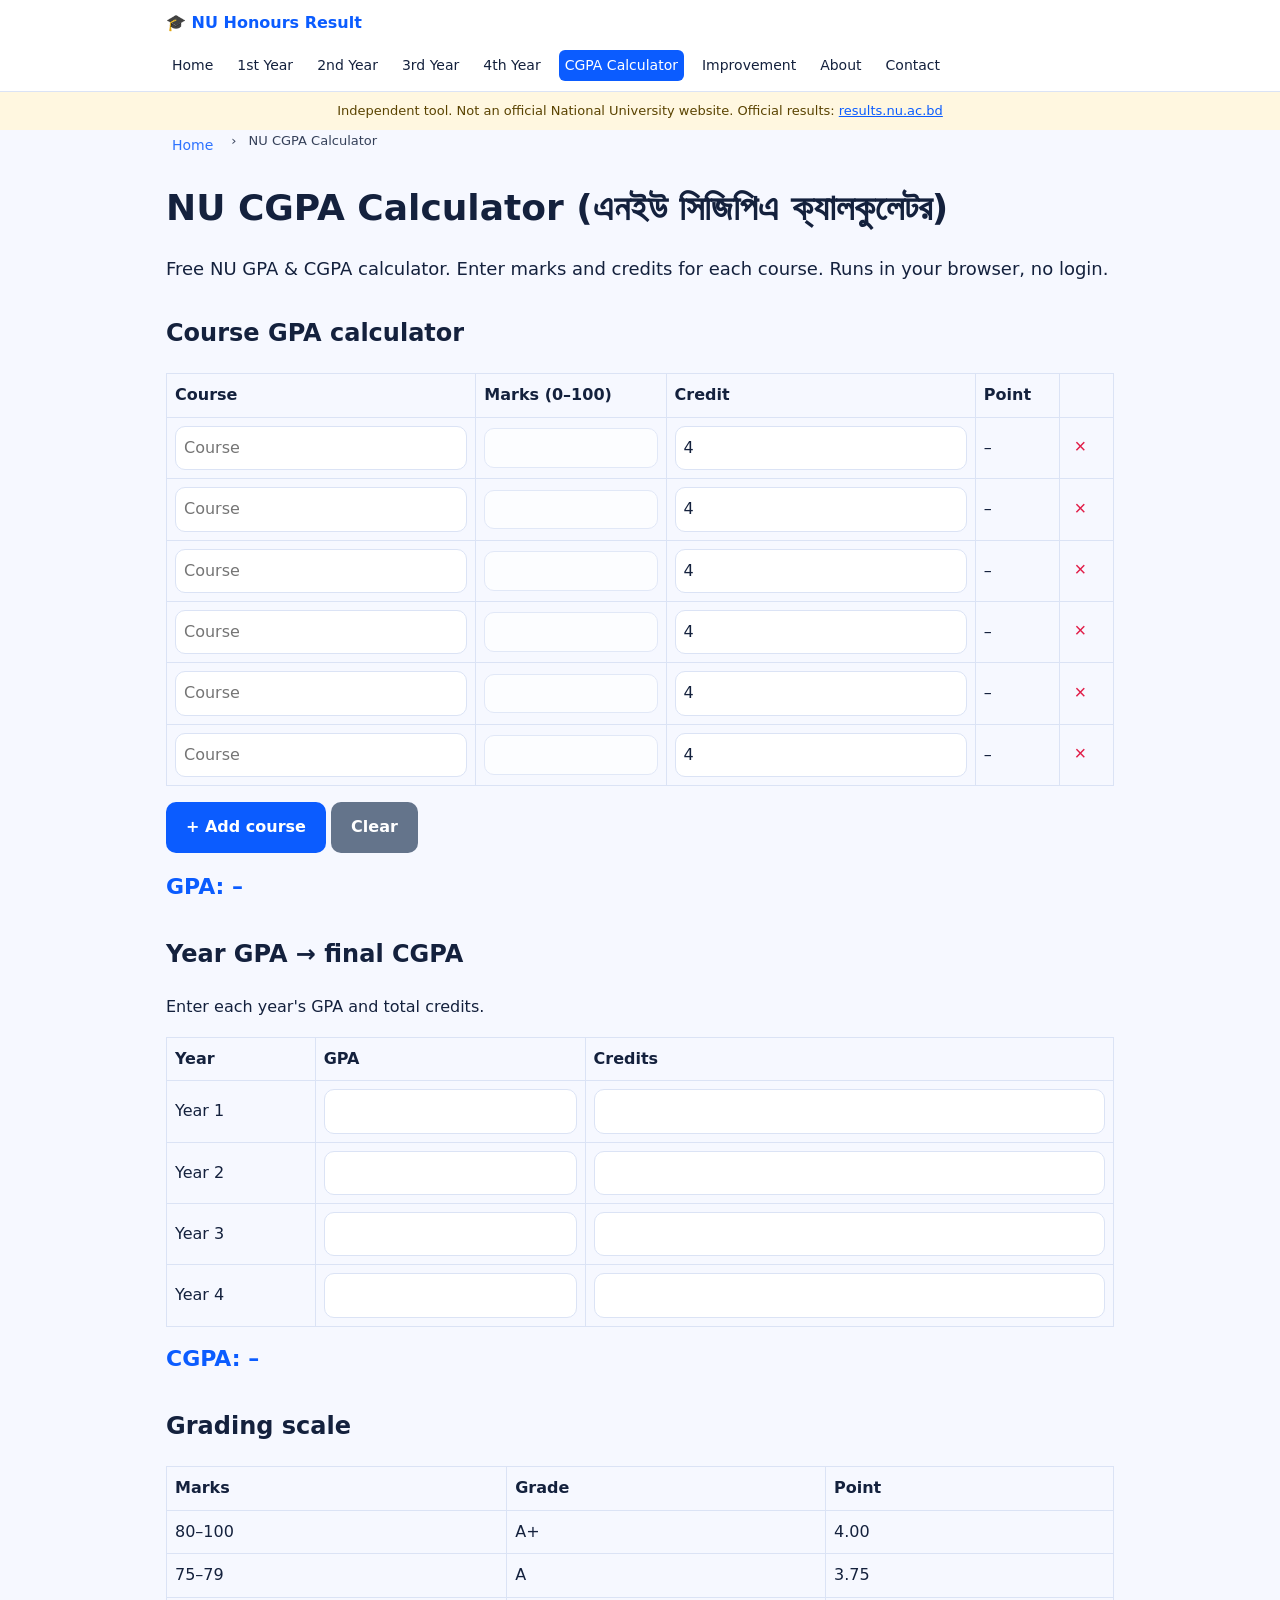
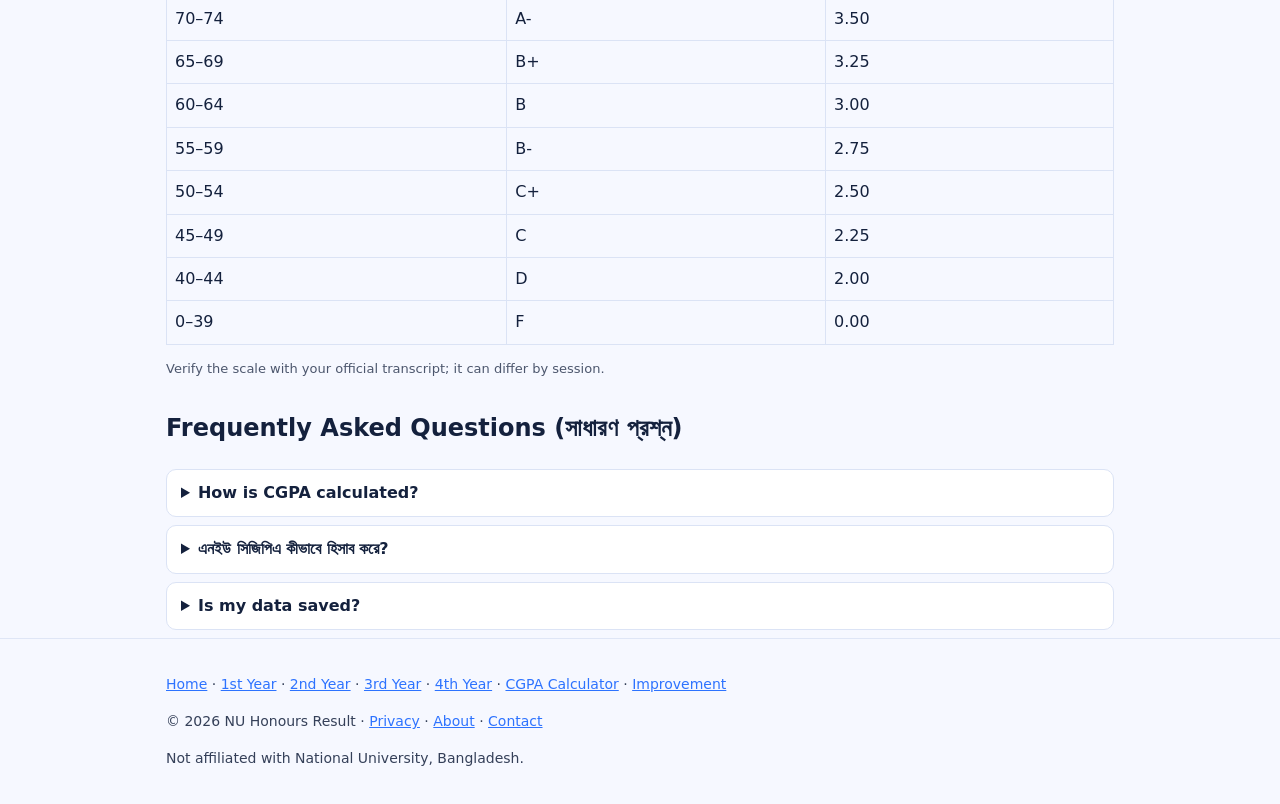
<file: nu-cgpa-calculator.html>
<!doctype html><html lang="en"><head><meta charset="utf-8"><meta name="viewport" content="width=device-width,initial-scale=1">
<title>NU CGPA Calculator – Honours GPA Calculator Bangladesh | এনইউ সিজিপিএ ক্যালকুলেটর</title><meta name="description" content="Free NU Honours GPA and CGPA calculator for National University Bangladesh. Enter marks and credits, get GPA instantly. এনইউ অনার্স জিপিএ সিজিপিএ ক্যালকুলেটর।"><link rel="canonical" href="https://im-mohid.github.io/nu-result-home/nu-cgpa-calculator.html">
<meta name="robots" content="index,follow,max-image-preview:large,max-snippet:-1">
<meta property="og:type" content="website"><meta property="og:title" content="NU CGPA Calculator – Honours GPA Calculator Bangladesh | এনইউ সিজিপিএ ক্যালকুলেটর"><meta property="og:description" content="Free NU Honours GPA and CGPA calculator for National University Bangladesh. Enter marks and credits, get GPA instantly. এনইউ অনার্স জিপিএ সিজিপিএ ক্যালকুলেটর।"><meta property="og:url" content="https://im-mohid.github.io/nu-result-home/nu-cgpa-calculator.html"><meta property="og:locale" content="en_BD"><meta name="author" content="Md Al Mohid"><meta property="og:site_name" content="NU Honours Result"><meta property="og:locale:alternate" content="bn_BD"><meta property="og:image" content="https://im-mohid.github.io/nu-result-home/og-image.png"><meta property="og:image:width" content="1200"><meta property="og:image:height" content="630"><meta property="og:image:alt" content="NU Honours Result – GPA and CGPA checker"><meta name="twitter:card" content="summary_large_image"><meta name="twitter:title" content="NU CGPA Calculator – Honours GPA Calculator Bangladesh | এনইউ সিজিপিএ ক্যালকুলেটর"><meta name="twitter:description" content="Free NU Honours GPA and CGPA calculator for National University Bangladesh. Enter marks and credits, get GPA instantly. এনইউ অনার্স জিপিএ সিজিপিএ ক্যালকুলেটর।"><meta name="twitter:image" content="https://im-mohid.github.io/nu-result-home/og-image.png"><link rel="alternate" hreflang="en" href="https://im-mohid.github.io/nu-result-home/nu-cgpa-calculator.html"><link rel="alternate" hreflang="bn" href="https://im-mohid.github.io/nu-result-home/nu-cgpa-calculator.html"><link rel="alternate" hreflang="x-default" href="https://im-mohid.github.io/nu-result-home/nu-cgpa-calculator.html">
<meta name="theme-color" content="#0b5cff"><link rel="icon" href="favicon.svg" type="image/svg+xml"><link rel="apple-touch-icon" href="apple-touch-icon.png"><link rel="manifest" href="site.webmanifest"><link rel="preconnect" href="https://consolidated-result.onrender.com" crossorigin><link rel="stylesheet" href="style.css">
<meta name="google-site-verification" content="S2JxSJBCXDekN-kPKsBKO61BUH4JLCfn6-IgjxNMipg" />
<script type="application/ld+json">{"@context":"https://schema.org","@graph":[{"@type":"Organization","@id":"https://im-mohid.github.io/nu-result-home/#org","name":"NU Honours Result","url":"https://im-mohid.github.io/nu-result-home/","logo":{"@type":"ImageObject","url":"https://im-mohid.github.io/nu-result-home/apple-touch-icon.png","width":180,"height":180},"founder":{"@type":"Person","name":"Md Al Mohid"}},{"@type":"WebSite","@id":"https://im-mohid.github.io/nu-result-home/#site","url":"https://im-mohid.github.io/nu-result-home/","name":"NU Honours Result","alternateName":"এনইউ অনার্স রেজাল্ট","inLanguage":["en","bn"],"publisher":{"@id":"https://im-mohid.github.io/nu-result-home/#org"}},{"@type":"WebPage","@id":"https://im-mohid.github.io/nu-result-home/nu-cgpa-calculator.html#page","url":"https://im-mohid.github.io/nu-result-home/nu-cgpa-calculator.html","name":"NU CGPA Calculator – Honours GPA Calculator Bangladesh | এনইউ সিজিপিএ ক্যালকুলেটর","description":"Free NU Honours GPA and CGPA calculator for National University Bangladesh. Enter marks and credits, get GPA instantly. এনইউ অনার্স জিপিএ সিজিপিএ ক্যালকুলেটর।","inLanguage":"en","isPartOf":{"@id":"https://im-mohid.github.io/nu-result-home/#site"},"primaryImageOfPage":{"@type":"ImageObject","url":"https://im-mohid.github.io/nu-result-home/og-image.png","width":1200,"height":630},"dateModified":"2026-11-26","breadcrumb":{"@id":"https://im-mohid.github.io/nu-result-home/nu-cgpa-calculator.html#bc"}},{"@type":"BreadcrumbList","@id":"https://im-mohid.github.io/nu-result-home/nu-cgpa-calculator.html#bc","itemListElement":[{"@type":"ListItem","position":1,"name":"Home","item":"https://im-mohid.github.io/nu-result-home/"},{"@type":"ListItem","position":2,"name":"NU CGPA Calculator","item":"https://im-mohid.github.io/nu-result-home/nu-cgpa-calculator.html"}]},{"@type":"FAQPage","mainEntity":[{"@type":"Question","name":"How is CGPA calculated?","acceptedAnswer":{"@type":"Answer","text":"CGPA = total (grade point × credit) of all courses divided by total credits."}},{"@type":"Question","name":"এনইউ সিজিপিএ কীভাবে হিসাব করে?","acceptedAnswer":{"@type":"Answer","text":"প্রতিটি কোর্সের গ্রেড পয়েন্ট × ক্রেডিট যোগ করে মোট ক্রেডিট দিয়ে ভাগ করলে সিজিপিএ পাওয়া যায়।"}},{"@type":"Question","name":"Is my data saved?","acceptedAnswer":{"@type":"Answer","text":"No. The calculator runs only in your browser and nothing is sent to any server."}}],"inLanguage":["en","bn"]},{"@type":"WebApplication","name":"NU CGPA Calculator","url":"https://im-mohid.github.io/nu-result-home/nu-cgpa-calculator.html","applicationCategory":"EducationalApplication","operatingSystem":"Any","offers":{"@type":"Offer","price":"0","priceCurrency":"BDT"}}]}</script></head><body><a class="skip" href="#main">Skip to content</a>
<header><div class="w bar"><a class="logo" href="./">🎓 NU Honours Result</a><nav aria-label="Main"><a href="./">Home</a><a href="honours-1st-year-result.html">1st Year</a><a href="honours-2nd-year-result.html">2nd Year</a><a href="honours-3rd-year-result.html">3rd Year</a><a href="honours-4th-year-result.html">4th Year</a><a href="nu-cgpa-calculator.html" aria-current=page>CGPA Calculator</a><a href="nu-improvement-result.html">Improvement</a><a href="about.html">About</a><a href="contact.html">Contact</a></nav></div></header>
<div class="note">Independent tool. Not an official National University website. Official results: <a href="https://results.nu.ac.bd/" rel="noopener nofollow" target="_blank">results.nu.ac.bd</a></div>
<main class="w" id="main"><nav class="bc" aria-label="Breadcrumb"><a href="./">Home</a> › <span>NU CGPA Calculator</span></nav><h1>NU CGPA Calculator (এনইউ সিজিপিএ ক্যালকুলেটর)</h1><p class="lead">Free NU GPA &amp; CGPA calculator. Enter marks and credits for each course. Runs in your browser, no login.</p>
<section><h2>Course GPA calculator</h2><div class="tw"><table id="t"><thead><tr><th>Course</th><th>Marks (0–100)</th><th>Credit</th><th>Point</th><th></th></tr></thead><tbody></tbody></table></div>
<p><button class="btn" id="add" type="button">+ Add course</button> <button class="btn alt" id="clr" type="button">Clear</button></p><div class="res" id="res" aria-live="polite">GPA: –</div></section>
<section><h2>Year GPA → final CGPA</h2><p>Enter each year's GPA and total credits.</p><div class="tw"><table id="y"><thead><tr><th>Year</th><th>GPA</th><th>Credits</th></tr></thead><tbody></tbody></table></div><div class="res" id="cg">CGPA: –</div></section>
<section><h2>Grading scale</h2><div class="tw"><table><tr><th>Marks</th><th>Grade</th><th>Point</th></tr><tr><td>80–100</td><td>A+</td><td>4.00</td></tr><tr><td>75–79</td><td>A</td><td>3.75</td></tr><tr><td>70–74</td><td>A-</td><td>3.50</td></tr><tr><td>65–69</td><td>B+</td><td>3.25</td></tr><tr><td>60–64</td><td>B</td><td>3.00</td></tr><tr><td>55–59</td><td>B-</td><td>2.75</td></tr><tr><td>50–54</td><td>C+</td><td>2.50</td></tr><tr><td>45–49</td><td>C</td><td>2.25</td></tr><tr><td>40–44</td><td>D</td><td>2.00</td></tr><tr><td>0–39</td><td>F</td><td>0.00</td></tr></table></div><p class="m">Verify the scale with your official transcript; it can differ by session.</p></section><section><h2>Frequently Asked Questions (সাধারণ প্রশ্ন)</h2><details><summary>How is CGPA calculated?</summary><p>CGPA = total (grade point × credit) of all courses divided by total credits.</p></details><details><summary>এনইউ সিজিপিএ কীভাবে হিসাব করে?</summary><p>প্রতিটি কোর্সের গ্রেড পয়েন্ট × ক্রেডিট যোগ করে মোট ক্রেডিট দিয়ে ভাগ করলে সিজিপিএ পাওয়া যায়।</p></details><details><summary>Is my data saved?</summary><p>No. The calculator runs only in your browser and nothing is sent to any server.</p></details></section></main>
<footer><div class="w"><p><a href="./">Home</a> · <a href="honours-1st-year-result.html">1st Year</a> · <a href="honours-2nd-year-result.html">2nd Year</a> · <a href="honours-3rd-year-result.html">3rd Year</a> · <a href="honours-4th-year-result.html">4th Year</a> · <a href="nu-cgpa-calculator.html">CGPA Calculator</a> · <a href="nu-improvement-result.html">Improvement</a></p><p>© 2026 NU Honours Result · <a href="privacy.html">Privacy</a> · <a href="about.html">About</a> · <a href="contact.html">Contact</a></p><p>Not affiliated with National University, Bangladesh.</p></div></footer><script>(function(){function gp(m){m=+m;return m>=80?4:m>=75?3.75:m>=70?3.5:m>=65?3.25:m>=60?3:m>=55?2.75:m>=50?2.5:m>=45?2.25:m>=40?2:0}
var tb=document.querySelector('#t tbody');function row(){var r=document.createElement('tr');r.innerHTML='<td><input placeholder="Course"></td><td><input type="number" min="0" max="100" class="m"></td><td><input type="number" min="0" step="0.5" value="4" class="c"></td><td class="p">–</td><td><button type="button" class="x">×</button></td>';tb.appendChild(r)}
function calc(){var s=0,c=0;tb.querySelectorAll('tr').forEach(function(r){var m=r.querySelector('.m').value,cr=+r.querySelector('.c').value;if(m===''||!cr){r.querySelector('.p').textContent='–';return}var g=gp(m);r.querySelector('.p').textContent=g.toFixed(2);s+=g*cr;c+=cr});document.getElementById('res').textContent='GPA: '+(c?(s/c).toFixed(2):'–')+(c?'  (credits '+c+')':'')}
document.getElementById('add').onclick=row;document.getElementById('clr').onclick=function(){tb.innerHTML='';for(var i=0;i<6;i++)row();calc()};
tb.addEventListener('input',calc);tb.addEventListener('click',function(e){if(e.target.className=='x'){e.target.closest('tr').remove();calc()}});for(var i=0;i<6;i++)row();
var yb=document.querySelector('#y tbody');for(var i=1;i<=4;i++){var r=document.createElement('tr');r.innerHTML='<td>Year '+i+'</td><td><input type="number" step="0.01" min="0" max="4" class="g"></td><td><input type="number" step="0.5" min="0" class="k"></td>';yb.appendChild(r)}
yb.addEventListener('input',function(){var s=0,c=0;yb.querySelectorAll('tr').forEach(function(r){var g=r.querySelector('.g').value,k=+r.querySelector('.k').value;if(g!==''&&k){s+=g*k;c+=k}});document.getElementById('cg').textContent='CGPA: '+(c?(s/c).toFixed(2):'–')})})();</script></body></html>
</file>
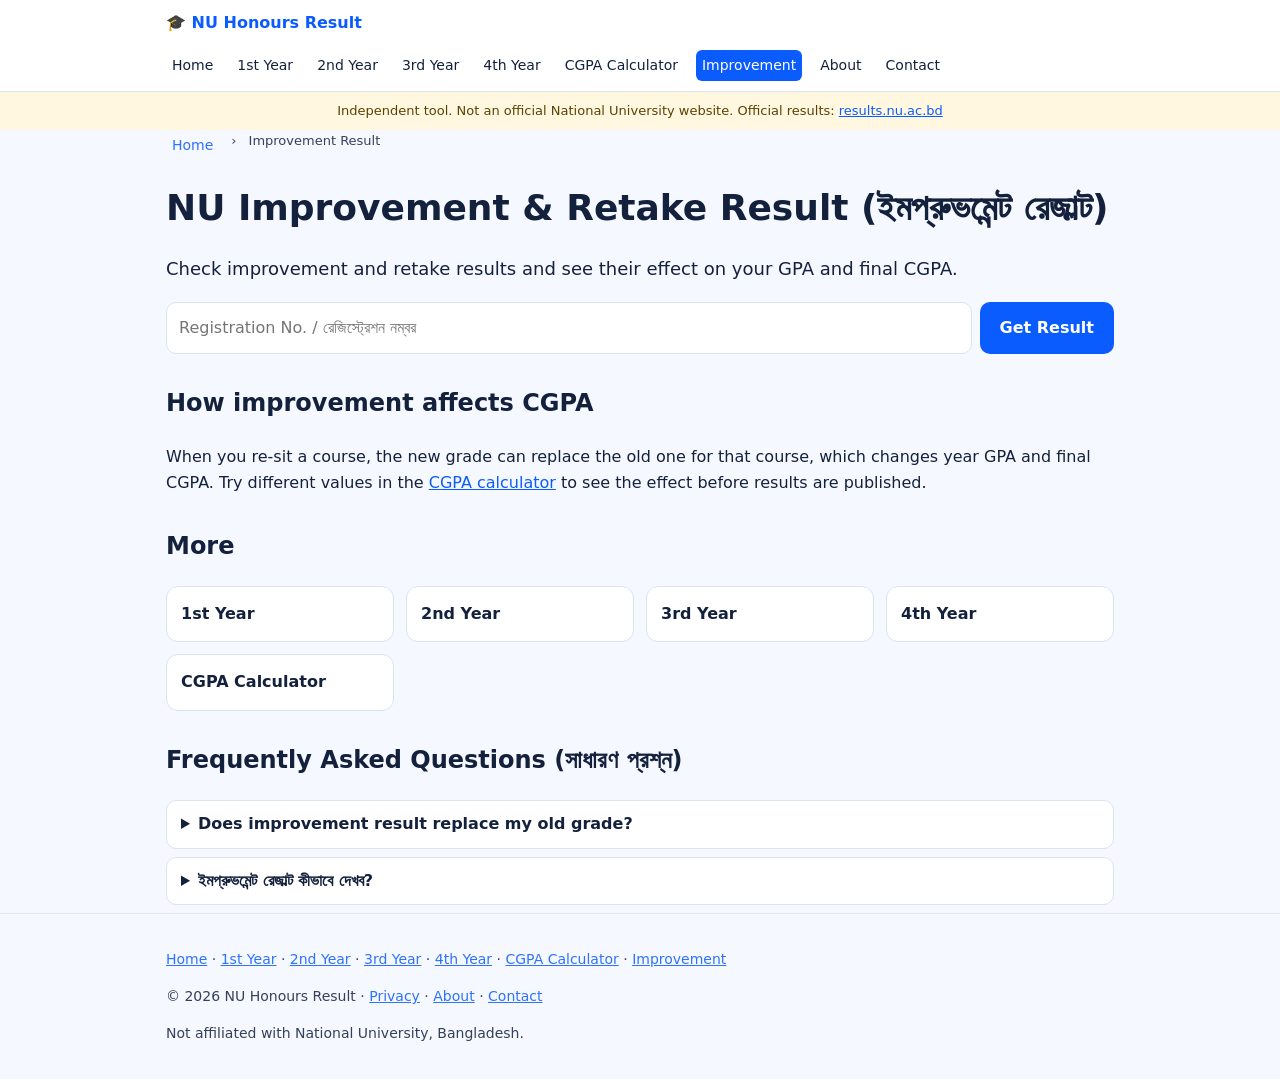
<file: nu-improvement-result.html>
<!doctype html><html lang="en"><head><meta charset="utf-8"><meta name="viewport" content="width=device-width,initial-scale=1">
<title>NU Improvement & Retake Result 2026 – CGPA Effect | ইমপ্রুভমেন্ট রেজাল্ট</title><meta name="description" content="See NU Honours improvement and retake results and how they affect GPA and CGPA. এনইউ অনার্স ইমপ্রুভমেন্ট ও রিটেক রেজাল্ট।"><link rel="canonical" href="https://im-mohid.github.io/nu-result-home/nu-improvement-result.html">
<meta name="robots" content="index,follow,max-image-preview:large,max-snippet:-1">
<meta property="og:type" content="website"><meta property="og:title" content="NU Improvement & Retake Result 2026 – CGPA Effect | ইমপ্রুভমেন্ট রেজাল্ট"><meta property="og:description" content="See NU Honours improvement and retake results and how they affect GPA and CGPA. এনইউ অনার্স ইমপ্রুভমেন্ট ও রিটেক রেজাল্ট।"><meta property="og:url" content="https://im-mohid.github.io/nu-result-home/nu-improvement-result.html"><meta property="og:locale" content="en_BD"><meta name="author" content="Md Al Mohid"><meta property="og:site_name" content="NU Honours Result"><meta property="og:locale:alternate" content="bn_BD"><meta property="og:image" content="https://im-mohid.github.io/nu-result-home/og-image.png"><meta property="og:image:width" content="1200"><meta property="og:image:height" content="630"><meta property="og:image:alt" content="NU Honours Result – GPA and CGPA checker"><meta name="twitter:card" content="summary_large_image"><meta name="twitter:title" content="NU Improvement & Retake Result 2026 – CGPA Effect | ইমপ্রুভমেন্ট রেজাল্ট"><meta name="twitter:description" content="See NU Honours improvement and retake results and how they affect GPA and CGPA. এনইউ অনার্স ইমপ্রুভমেন্ট ও রিটেক রেজাল্ট।"><meta name="twitter:image" content="https://im-mohid.github.io/nu-result-home/og-image.png"><link rel="alternate" hreflang="en" href="https://im-mohid.github.io/nu-result-home/nu-improvement-result.html"><link rel="alternate" hreflang="bn" href="https://im-mohid.github.io/nu-result-home/nu-improvement-result.html"><link rel="alternate" hreflang="x-default" href="https://im-mohid.github.io/nu-result-home/nu-improvement-result.html">
<meta name="theme-color" content="#0b5cff"><link rel="icon" href="favicon.svg" type="image/svg+xml"><link rel="apple-touch-icon" href="apple-touch-icon.png"><link rel="manifest" href="site.webmanifest"><link rel="preconnect" href="https://consolidated-result.onrender.com" crossorigin><link rel="stylesheet" href="style.css">
<meta name="google-site-verification" content="S2JxSJBCXDekN-kPKsBKO61BUH4JLCfn6-IgjxNMipg" />
<script type="application/ld+json">{"@context":"https://schema.org","@graph":[{"@type":"Organization","@id":"https://im-mohid.github.io/nu-result-home/#org","name":"NU Honours Result","url":"https://im-mohid.github.io/nu-result-home/","logo":{"@type":"ImageObject","url":"https://im-mohid.github.io/nu-result-home/apple-touch-icon.png","width":180,"height":180},"founder":{"@type":"Person","name":"Md Al Mohid"}},{"@type":"WebSite","@id":"https://im-mohid.github.io/nu-result-home/#site","url":"https://im-mohid.github.io/nu-result-home/","name":"NU Honours Result","alternateName":"এনইউ অনার্স রেজাল্ট","inLanguage":["en","bn"],"publisher":{"@id":"https://im-mohid.github.io/nu-result-home/#org"}},{"@type":"WebPage","@id":"https://im-mohid.github.io/nu-result-home/nu-improvement-result.html#page","url":"https://im-mohid.github.io/nu-result-home/nu-improvement-result.html","name":"NU Improvement & Retake Result 2026 – CGPA Effect | ইমপ্রুভমেন্ট রেজাল্ট","description":"See NU Honours improvement and retake results and how they affect GPA and CGPA. এনইউ অনার্স ইমপ্রুভমেন্ট ও রিটেক রেজাল্ট।","inLanguage":"en","isPartOf":{"@id":"https://im-mohid.github.io/nu-result-home/#site"},"primaryImageOfPage":{"@type":"ImageObject","url":"https://im-mohid.github.io/nu-result-home/og-image.png","width":1200,"height":630},"dateModified":"2026-11-26","breadcrumb":{"@id":"https://im-mohid.github.io/nu-result-home/nu-improvement-result.html#bc"}},{"@type":"BreadcrumbList","@id":"https://im-mohid.github.io/nu-result-home/nu-improvement-result.html#bc","itemListElement":[{"@type":"ListItem","position":1,"name":"Home","item":"https://im-mohid.github.io/nu-result-home/"},{"@type":"ListItem","position":2,"name":"Improvement Result","item":"https://im-mohid.github.io/nu-result-home/nu-improvement-result.html"}]},{"@type":"FAQPage","mainEntity":[{"@type":"Question","name":"Does improvement result replace my old grade?","acceptedAnswer":{"@type":"Answer","text":"Usually the better grade for that course is counted, which can raise your CGPA. Confirm the rule for your session with National University."}},{"@type":"Question","name":"ইমপ্রুভমেন্ট রেজাল্ট কীভাবে দেখব?","acceptedAnswer":{"@type":"Answer","text":"রেজিস্ট্রেশন নম্বর দিয়ে এখানে সার্চ করুন। ইমপ্রুভমেন্ট বা রিটেক ফল থাকলে সেটি তালিকায় দেখাবে।"}}],"inLanguage":["en","bn"]}]}</script></head><body><a class="skip" href="#main">Skip to content</a>
<header><div class="w bar"><a class="logo" href="./">🎓 NU Honours Result</a><nav aria-label="Main"><a href="./">Home</a><a href="honours-1st-year-result.html">1st Year</a><a href="honours-2nd-year-result.html">2nd Year</a><a href="honours-3rd-year-result.html">3rd Year</a><a href="honours-4th-year-result.html">4th Year</a><a href="nu-cgpa-calculator.html">CGPA Calculator</a><a href="nu-improvement-result.html" aria-current=page>Improvement</a><a href="about.html">About</a><a href="contact.html">Contact</a></nav></div></header>
<div class="note">Independent tool. Not an official National University website. Official results: <a href="https://results.nu.ac.bd/" rel="noopener nofollow" target="_blank">results.nu.ac.bd</a></div>
<main class="w" id="main"><nav class="bc" aria-label="Breadcrumb"><a href="./">Home</a> › <span>Improvement Result</span></nav><h1>NU Improvement &amp; Retake Result (ইমপ্রুভমেন্ট রেজাল্ট)</h1><p class="lead">Check improvement and retake results and see their effect on your GPA and final CGPA.</p><form class="sf" action="https://consolidated-result.onrender.com/" method="get"><input name="reg" inputmode="numeric" pattern="[0-9]{5,11}" minlength="5" maxlength="11" placeholder="Registration No. / রেজিস্ট্রেশন নম্বর" aria-label="Registration number" required><button class="btn" type="submit">Get Result</button></form><section><h2>How improvement affects CGPA</h2><p>When you re-sit a course, the new grade can replace the old one for that course, which changes year GPA and final CGPA. Try different values in the <a href="nu-cgpa-calculator.html">CGPA calculator</a> to see the effect before results are published.</p></section><section><h2>More</h2><div class="grid"><a class="card" href="honours-1st-year-result.html"><b>1st Year</b></a><a class="card" href="honours-2nd-year-result.html"><b>2nd Year</b></a><a class="card" href="honours-3rd-year-result.html"><b>3rd Year</b></a><a class="card" href="honours-4th-year-result.html"><b>4th Year</b></a><a class="card" href="nu-cgpa-calculator.html"><b>CGPA Calculator</b></a></div></section><section><h2>Frequently Asked Questions (সাধারণ প্রশ্ন)</h2><details><summary>Does improvement result replace my old grade?</summary><p>Usually the better grade for that course is counted, which can raise your CGPA. Confirm the rule for your session with National University.</p></details><details><summary>ইমপ্রুভমেন্ট রেজাল্ট কীভাবে দেখব?</summary><p>রেজিস্ট্রেশন নম্বর দিয়ে এখানে সার্চ করুন। ইমপ্রুভমেন্ট বা রিটেক ফল থাকলে সেটি তালিকায় দেখাবে।</p></details></section></main>
<footer><div class="w"><p><a href="./">Home</a> · <a href="honours-1st-year-result.html">1st Year</a> · <a href="honours-2nd-year-result.html">2nd Year</a> · <a href="honours-3rd-year-result.html">3rd Year</a> · <a href="honours-4th-year-result.html">4th Year</a> · <a href="nu-cgpa-calculator.html">CGPA Calculator</a> · <a href="nu-improvement-result.html">Improvement</a></p><p>© 2026 NU Honours Result · <a href="privacy.html">Privacy</a> · <a href="about.html">About</a> · <a href="contact.html">Contact</a></p><p>Not affiliated with National University, Bangladesh.</p></div></footer></body></html>
</file>
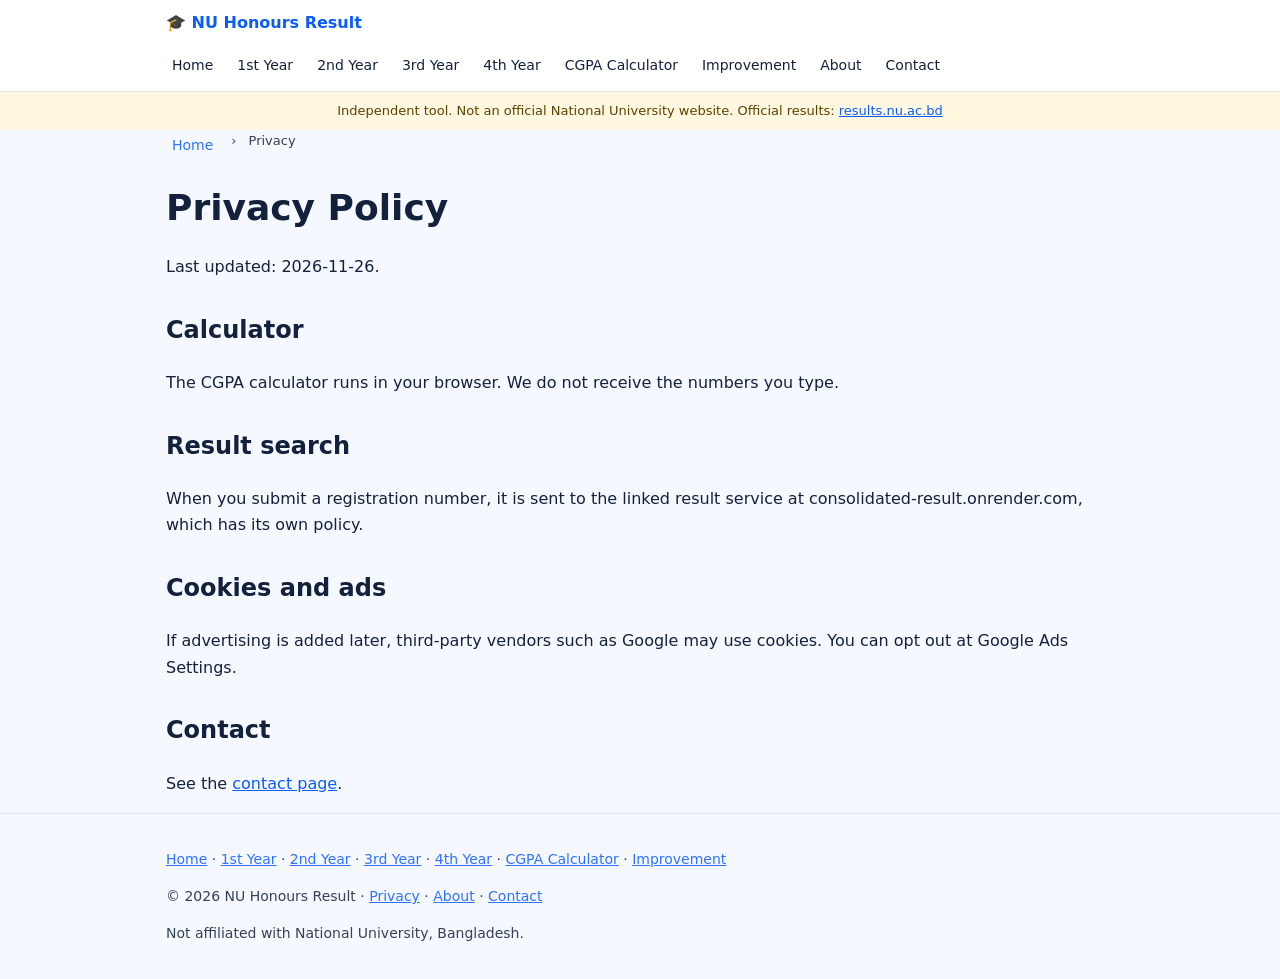
<file: privacy.html>
<!doctype html><html lang="en"><head><meta charset="utf-8"><meta name="viewport" content="width=device-width,initial-scale=1">
<title>Privacy Policy | NU Honours Result</title><meta name="description" content="Privacy policy for the NU Honours Result website and CGPA calculator."><link rel="canonical" href="https://im-mohid.github.io/nu-result-home/privacy.html">
<meta name="robots" content="index,follow,max-image-preview:large,max-snippet:-1">
<meta property="og:type" content="website"><meta property="og:title" content="Privacy Policy | NU Honours Result"><meta property="og:description" content="Privacy policy for the NU Honours Result website and CGPA calculator."><meta property="og:url" content="https://im-mohid.github.io/nu-result-home/privacy.html"><meta property="og:locale" content="en_BD"><meta name="author" content="Md Al Mohid"><meta property="og:site_name" content="NU Honours Result"><meta property="og:locale:alternate" content="bn_BD"><meta property="og:image" content="https://im-mohid.github.io/nu-result-home/og-image.png"><meta property="og:image:width" content="1200"><meta property="og:image:height" content="630"><meta property="og:image:alt" content="NU Honours Result – GPA and CGPA checker"><meta name="twitter:card" content="summary_large_image"><meta name="twitter:title" content="Privacy Policy | NU Honours Result"><meta name="twitter:description" content="Privacy policy for the NU Honours Result website and CGPA calculator."><meta name="twitter:image" content="https://im-mohid.github.io/nu-result-home/og-image.png"><link rel="alternate" hreflang="en" href="https://im-mohid.github.io/nu-result-home/privacy.html"><link rel="alternate" hreflang="bn" href="https://im-mohid.github.io/nu-result-home/privacy.html"><link rel="alternate" hreflang="x-default" href="https://im-mohid.github.io/nu-result-home/privacy.html">
<meta name="theme-color" content="#0b5cff"><link rel="icon" href="favicon.svg" type="image/svg+xml"><link rel="apple-touch-icon" href="apple-touch-icon.png"><link rel="manifest" href="site.webmanifest"><link rel="preconnect" href="https://consolidated-result.onrender.com" crossorigin><link rel="stylesheet" href="style.css">
<meta name="google-site-verification" content="S2JxSJBCXDekN-kPKsBKO61BUH4JLCfn6-IgjxNMipg" />
<script type="application/ld+json">{"@context":"https://schema.org","@graph":[{"@type":"Organization","@id":"https://im-mohid.github.io/nu-result-home/#org","name":"NU Honours Result","url":"https://im-mohid.github.io/nu-result-home/","logo":{"@type":"ImageObject","url":"https://im-mohid.github.io/nu-result-home/apple-touch-icon.png","width":180,"height":180},"founder":{"@type":"Person","name":"Md Al Mohid"}},{"@type":"WebSite","@id":"https://im-mohid.github.io/nu-result-home/#site","url":"https://im-mohid.github.io/nu-result-home/","name":"NU Honours Result","alternateName":"এনইউ অনার্স রেজাল্ট","inLanguage":["en","bn"],"publisher":{"@id":"https://im-mohid.github.io/nu-result-home/#org"}},{"@type":"WebPage","@id":"https://im-mohid.github.io/nu-result-home/privacy.html#page","url":"https://im-mohid.github.io/nu-result-home/privacy.html","name":"Privacy Policy | NU Honours Result","description":"Privacy policy for the NU Honours Result website and CGPA calculator.","inLanguage":"en","isPartOf":{"@id":"https://im-mohid.github.io/nu-result-home/#site"},"primaryImageOfPage":{"@type":"ImageObject","url":"https://im-mohid.github.io/nu-result-home/og-image.png","width":1200,"height":630},"dateModified":"2026-11-26","breadcrumb":{"@id":"https://im-mohid.github.io/nu-result-home/privacy.html#bc"}},{"@type":"BreadcrumbList","@id":"https://im-mohid.github.io/nu-result-home/privacy.html#bc","itemListElement":[{"@type":"ListItem","position":1,"name":"Home","item":"https://im-mohid.github.io/nu-result-home/"},{"@type":"ListItem","position":2,"name":"Privacy","item":"https://im-mohid.github.io/nu-result-home/privacy.html"}]}]}</script></head><body><a class="skip" href="#main">Skip to content</a>
<header><div class="w bar"><a class="logo" href="./">🎓 NU Honours Result</a><nav aria-label="Main"><a href="./">Home</a><a href="honours-1st-year-result.html">1st Year</a><a href="honours-2nd-year-result.html">2nd Year</a><a href="honours-3rd-year-result.html">3rd Year</a><a href="honours-4th-year-result.html">4th Year</a><a href="nu-cgpa-calculator.html">CGPA Calculator</a><a href="nu-improvement-result.html">Improvement</a><a href="about.html">About</a><a href="contact.html">Contact</a></nav></div></header>
<div class="note">Independent tool. Not an official National University website. Official results: <a href="https://results.nu.ac.bd/" rel="noopener nofollow" target="_blank">results.nu.ac.bd</a></div>
<main class="w" id="main"><nav class="bc" aria-label="Breadcrumb"><a href="./">Home</a> › <span>Privacy</span></nav><h1>Privacy Policy</h1><p>Last updated: 2026-11-26.</p><h2>Calculator</h2><p>The CGPA calculator runs in your browser. We do not receive the numbers you type.</p><h2>Result search</h2><p>When you submit a registration number, it is sent to the linked result service at consolidated-result.onrender.com, which has its own policy.</p><h2>Cookies and ads</h2><p>If advertising is added later, third-party vendors such as Google may use cookies. You can opt out at Google Ads Settings.</p><h2>Contact</h2><p>See the <a href="contact.html">contact page</a>.</p></main>
<footer><div class="w"><p><a href="./">Home</a> · <a href="honours-1st-year-result.html">1st Year</a> · <a href="honours-2nd-year-result.html">2nd Year</a> · <a href="honours-3rd-year-result.html">3rd Year</a> · <a href="honours-4th-year-result.html">4th Year</a> · <a href="nu-cgpa-calculator.html">CGPA Calculator</a> · <a href="nu-improvement-result.html">Improvement</a></p><p>© 2026 NU Honours Result · <a href="privacy.html">Privacy</a> · <a href="about.html">About</a> · <a href="contact.html">Contact</a></p><p>Not affiliated with National University, Bangladesh.</p></div></footer></body></html>
</file>
<file: style.css>
:root{--b:#0b5cff;--t:#14213d;--bg:#f6f8ff;--c:#fff;--br:#dbe3f5}@media(prefers-color-scheme:dark){:root{--t:#e8ecf8;--bg:#0c1224;--c:#141c36;--br:#26325a}}
*{box-sizing:border-box}body{margin:0;font:16px/1.65 system-ui,"Noto Sans Bengali",sans-serif;background:var(--bg);color:var(--t)}.w{max-width:980px;margin:auto;padding:0 16px}
header{background:var(--c);border-bottom:1px solid var(--br);position:sticky;top:0;z-index:5}.bar{display:flex;gap:14px;align-items:center;flex-wrap:wrap;padding:10px 16px}.logo{font-weight:800;color:var(--b);text-decoration:none}
nav{display:flex;gap:4px 12px;flex-wrap:wrap}nav a{color:var(--t);text-decoration:none;font-size:14px;padding:4px 6px;border-radius:6px}nav a[aria-current]{background:var(--b);color:#fff}
.note{background:#fff7e0;color:#5a4300;font-size:13px;text-align:center;padding:8px 12px}main{padding:22px 16px 40px}h1{font-size:clamp(24px,4.5vw,36px);line-height:1.25}h2{margin-top:30px}
.lead{font-size:18px}.sf{display:flex;gap:8px;margin:16px 0;flex-wrap:wrap}.sf input,td input{flex:1;min-width:200px;padding:12px;border:1px solid var(--br);border-radius:10px;background:var(--c);color:var(--t);font:inherit}
.btn{background:var(--b);color:#fff;border:0;border-radius:10px;padding:12px 20px;font:inherit;font-weight:700;cursor:pointer}.btn.alt{background:#64748b}.hint,.m{font-size:13px;opacity:.75}
.grid{display:grid;grid-template-columns:repeat(auto-fit,minmax(210px,1fr));gap:12px}.card{background:var(--c);border:1px solid var(--br);border-radius:12px;padding:14px;color:var(--t);text-decoration:none;display:block}
a{color:var(--b)}details{background:var(--c);border:1px solid var(--br);border-radius:10px;padding:10px 14px;margin:8px 0}summary{cursor:pointer;font-weight:600}
.tw{overflow-x:auto}table{border-collapse:collapse;width:100%}th,td{border:1px solid var(--br);padding:8px;text-align:left}td input{min-width:70px;width:100%;padding:8px}.res{font-size:22px;font-weight:800;margin:14px 0;color:var(--b)}
td .x{border:0;background:none;font-size:20px;cursor:pointer;color:#e11d48}footer{border-top:1px solid var(--br);padding:20px 0;font-size:14px;opacity:.85}
.skip{position:absolute;left:-999px;top:0;background:var(--b);color:#fff;padding:8px 14px;z-index:20;border-radius:0 0 8px 0}.skip:focus{left:0}.bc{font-size:13px;opacity:.85;margin-bottom:8px}.bc a{color:var(--b)}footer a{color:var(--b)}:focus-visible{outline:2px solid var(--b);outline-offset:2px}
</file>
